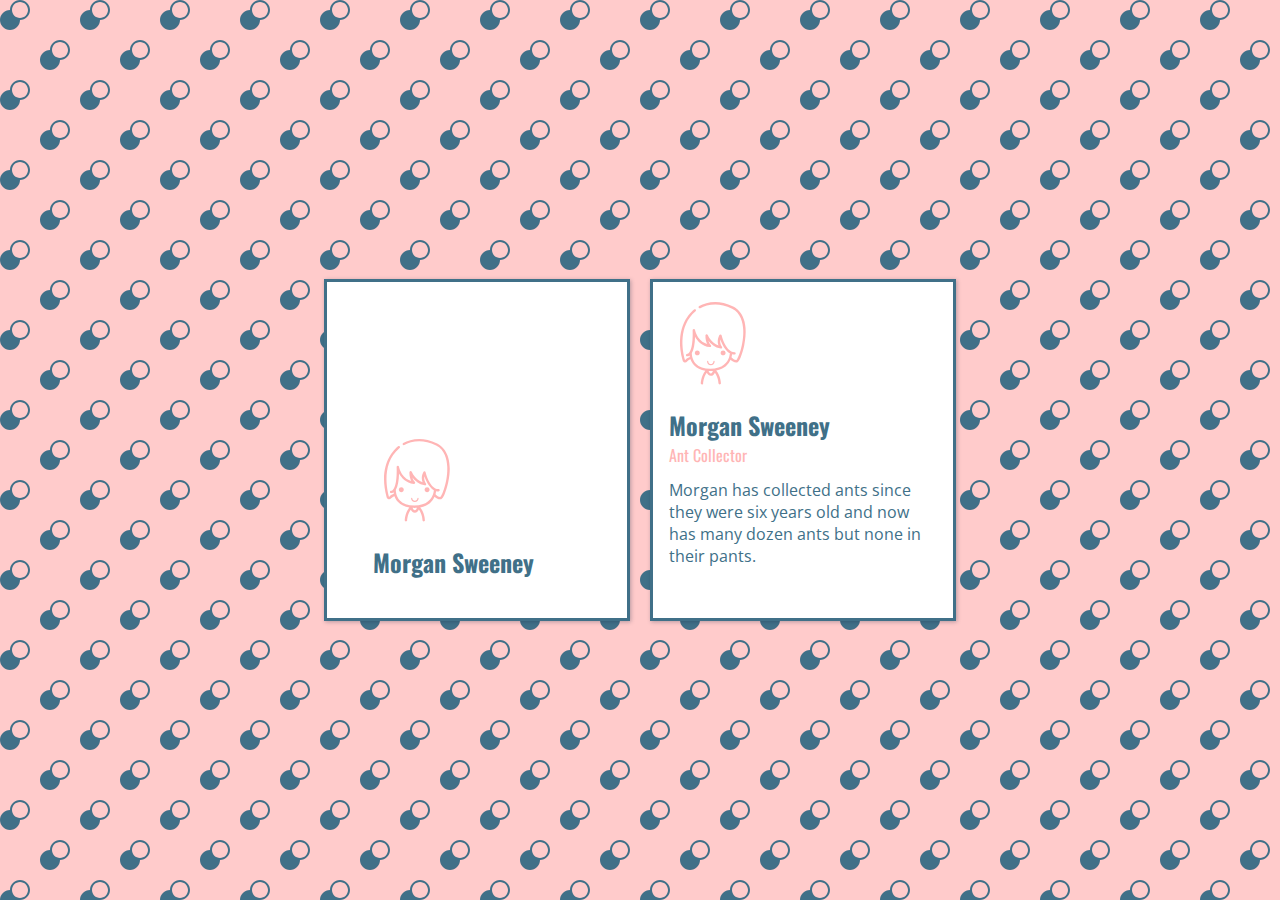
<file: index10.html>
<!DOCTYPE html>
<html lang="en">

<head>
    <meta charset="UTF-8">
    <meta name="viewport" content="width=device-width, initial-scale=1.0">
    <title>Document</title>
    <link rel="stylesheet" href="index10.css">
</head>

<body>
    <div class="card-wrapper">
        <div class="card">
            <div class="card-head">
                <svg viewBox="0 0 100 100">
                    <path d="m38.977 59.074c0 2.75-4.125 2.75-4.125 0s4.125-2.75 4.125 0"></path>
                    <path d="m60.477 59.074c0 2.75-4.125 2.75-4.125 0s4.125-2.75 4.125 0"></path>
                    <path
                        d="m48.203 69.309c1.7344 0 3.1484-1.4141 3.1484-3.1484 0-0.27734-0.22266-0.5-0.5-0.5-0.27734 0-0.5 0.22266-0.5 0.5 0 1.1836-0.96484 2.1484-2.1484 2.1484s-2.1484-0.96484-2.1484-2.1484c0-0.27734-0.22266-0.5-0.5-0.5-0.27734 0-0.5 0.22266-0.5 0.5 0 1.7344 1.4141 3.1484 3.1484 3.1484z">
                    </path>
                    <path
                        d="m35.492 24.371c0.42187-0.35156 0.48047-0.98438 0.125-1.4062-0.35156-0.42188-0.98438-0.48438-1.4062-0.125-5.1602 4.3047-16.422 17.078-9.5312 42.562 0.21484 0.79688 0.85547 1.4062 1.6641 1.582 0.15625 0.035156 0.31641 0.050781 0.47266 0.050781 0.62891 0 1.2344-0.27344 1.6445-0.76562 0.82812-0.98828 2.0039-1.5391 2.793-1.8203 0.56641 1.6055 1.4766 3.3594 2.9727 4.9414 2.2852 2.4219 5.4336 3.9453 9.3867 4.5547-3.6055 4.5-3.8047 10.219-3.8086 10.484-0.011719 0.55078 0.42187 1.0078 0.97656 1.0234h0.023438c0.53906 0 0.98437-0.42969 1-0.97266 0-0.054688 0.17187-4.8711 2.9805-8.7773 0.63281 1.2852 1.7266 2.5 3.4141 2.5 1.7109 0 2.7578-1.2695 3.3398-2.6172 2.8867 3.9258 3.0586 8.8359 3.0586 8.8906 0.015625 0.54297 0.46094 0.97266 1 0.97266h0.023438c0.55078-0.015625 0.98828-0.47266 0.97656-1.0234-0.007812-0.26953-0.20703-6.0938-3.9141-10.613 7.0781-1.3086 10.406-5.4219 11.969-8.9766 1.0508 0.98828 2.75 2.1992 4.793 2.1992 0.078126 0 0.15625 0 0.23828-0.003906 0.47266-0.023438 1.5781-0.074219 3.4219-4.4219 1.1172-2.6406 2.1406-6.0117 2.8711-9.4922 4.8281-22.945-4.7852-30.457-9.1445-32.621-12.316-6.1172-22.195-3.6055-28.312-0.42188-0.48828 0.25391-0.67969 0.85938-0.42578 1.3477s0.85938 0.67969 1.3477 0.42578c5.7031-2.9688 14.934-5.3047 26.5 0.4375 7.1875 3.5703 9 11.586 9.2539 17.684 0.49609 11.93-4.2617 23.91-5.7344 25.062h-0.015626c-1.832 0-3.4102-1.5742-4.0352-2.2852 0.28906-0.99609 0.44531-1.8672 0.52734-2.5117 0.62891 0.16797 1.2812 0.27344 1.9727 0.27344 0.55469 0 1-0.44922 1-1 0-0.55078-0.44531-1-1-1-7.3203 0-10.703-13.941-10.734-14.082-0.097656-0.40625-0.4375-0.71094-0.85156-0.76172-0.43359-0.050781-0.82031 0.16406-1.0117 0.53906-1.8984 3.7188-1.4297 6.7539-0.67969 8.668-6.2383-2.2852-8.9766-8.6914-9.0078-8.7617-0.17969-0.43359-0.62891-0.68359-1.1016-0.60156-0.46094 0.082032-0.80469 0.47266-0.82422 0.94141-0.14062 3.3359 0.67188 5.75 1.5 7.3164-8.3125-2.4297-10.105-11.457-10.184-11.875-0.097656-0.51562-0.57422-0.86328-1.0898-0.8125-0.51953 0.054687-0.90625 0.50391-0.89062 1.0234 0.41406 13.465-1.8516 17.766-3.2383 19.133-0.66406 0.65625-1.1992 0.67188-1.2383 0.67188-0.53906-0.050781-1.0156 0.31641-1.0938 0.85156-0.078125 0.54688 0.29688 1.0547 0.84375 1.1328 0.03125 0.003906 0.11328 0.015625 0.23828 0.015625 0.36719 0 1.1016-0.09375 1.9414-0.66406 0.050781 0.38672 0.125 0.81641 0.21875 1.2656-1.0273 0.35156-2.6211 1.0781-3.7812 2.4648-0.015625 0.019532-0.054687 0.066406-0.15625 0.046875-0.039062-0.007812-0.13281-0.039062-0.16406-0.15234-2.1875-8.1094-5.7148-28.309 8.8867-40.496zm12.711 51.828c-1.0039 0-1.5898-1.207-1.8672-2.0117 0.48047 0.023438 0.95703 0.050781 1.4531 0.050781 0.74219 0 1.4453-0.035156 2.1289-0.082031-0.24219 0.83594-0.76172 2.043-1.7148 2.043zm-13.148-30.664c1.9531 3.6211 5.6367 7.9102 12.305 8.6992 0.43359 0.046875 0.83984-0.18359 1.0234-0.57422 0.18359-0.39062 0.089844-0.85938-0.22656-1.1523-0.074219-0.070312-1.2734-1.2227-1.9688-3.6367 2 2.6094 5.3359 5.6836 10.305 6.5664 0.42187 0.070312 0.83594-0.125 1.0469-0.49219 0.21094-0.36719 0.16406-0.82812-0.11719-1.1484-0.023437-0.027344-1.9414-2.2969-1.2891-5.8906 1.2227 3.5508 3.7461 9.2227 7.8945 11.551-0.03125 0.55859-0.14844 1.668-0.55078 3.0156-0.085937 0.13672-0.125 0.28516-0.13672 0.44531-1.3008 3.8906-5.0039 9.3281-15.547 9.3281-5.375 0-9.4414-1.418-12.086-4.2109-3.5664-3.7656-3.332-8.8477-3.332-8.8984v-0.011719c1.5898-2.7227 2.5-7.3203 2.6797-13.59z">
                    </path>
                    <h2>Morgan Sweeney</h2>
                </svg>
            </div>
            <div class="card-body">
                <div class="title">Ant Collector</div>
                <div class="desc">Morgan has collected ants since they were six years old and now has many dozen ants
                    but none in their pants.</div>
                <div class="actions">
                    <button> <i class="fa fa-heart-o"></i></button>
                    <button><i class="fa fa-exchange"></i></button>
                    <button><i class="fa fa-close"></i></button>
                </div>
            </div>
        </div>
        <div class="card hover">
            <div class="card-head">
                <svg viewBox="0 0 100 100">
                    <path d="m38.977 59.074c0 2.75-4.125 2.75-4.125 0s4.125-2.75 4.125 0"></path>
                    <path d="m60.477 59.074c0 2.75-4.125 2.75-4.125 0s4.125-2.75 4.125 0"></path>
                    <path
                        d="m48.203 69.309c1.7344 0 3.1484-1.4141 3.1484-3.1484 0-0.27734-0.22266-0.5-0.5-0.5-0.27734 0-0.5 0.22266-0.5 0.5 0 1.1836-0.96484 2.1484-2.1484 2.1484s-2.1484-0.96484-2.1484-2.1484c0-0.27734-0.22266-0.5-0.5-0.5-0.27734 0-0.5 0.22266-0.5 0.5 0 1.7344 1.4141 3.1484 3.1484 3.1484z">
                    </path>
                    <path
                        d="m35.492 24.371c0.42187-0.35156 0.48047-0.98438 0.125-1.4062-0.35156-0.42188-0.98438-0.48438-1.4062-0.125-5.1602 4.3047-16.422 17.078-9.5312 42.562 0.21484 0.79688 0.85547 1.4062 1.6641 1.582 0.15625 0.035156 0.31641 0.050781 0.47266 0.050781 0.62891 0 1.2344-0.27344 1.6445-0.76562 0.82812-0.98828 2.0039-1.5391 2.793-1.8203 0.56641 1.6055 1.4766 3.3594 2.9727 4.9414 2.2852 2.4219 5.4336 3.9453 9.3867 4.5547-3.6055 4.5-3.8047 10.219-3.8086 10.484-0.011719 0.55078 0.42187 1.0078 0.97656 1.0234h0.023438c0.53906 0 0.98437-0.42969 1-0.97266 0-0.054688 0.17187-4.8711 2.9805-8.7773 0.63281 1.2852 1.7266 2.5 3.4141 2.5 1.7109 0 2.7578-1.2695 3.3398-2.6172 2.8867 3.9258 3.0586 8.8359 3.0586 8.8906 0.015625 0.54297 0.46094 0.97266 1 0.97266h0.023438c0.55078-0.015625 0.98828-0.47266 0.97656-1.0234-0.007812-0.26953-0.20703-6.0938-3.9141-10.613 7.0781-1.3086 10.406-5.4219 11.969-8.9766 1.0508 0.98828 2.75 2.1992 4.793 2.1992 0.078126 0 0.15625 0 0.23828-0.003906 0.47266-0.023438 1.5781-0.074219 3.4219-4.4219 1.1172-2.6406 2.1406-6.0117 2.8711-9.4922 4.8281-22.945-4.7852-30.457-9.1445-32.621-12.316-6.1172-22.195-3.6055-28.312-0.42188-0.48828 0.25391-0.67969 0.85938-0.42578 1.3477s0.85938 0.67969 1.3477 0.42578c5.7031-2.9688 14.934-5.3047 26.5 0.4375 7.1875 3.5703 9 11.586 9.2539 17.684 0.49609 11.93-4.2617 23.91-5.7344 25.062h-0.015626c-1.832 0-3.4102-1.5742-4.0352-2.2852 0.28906-0.99609 0.44531-1.8672 0.52734-2.5117 0.62891 0.16797 1.2812 0.27344 1.9727 0.27344 0.55469 0 1-0.44922 1-1 0-0.55078-0.44531-1-1-1-7.3203 0-10.703-13.941-10.734-14.082-0.097656-0.40625-0.4375-0.71094-0.85156-0.76172-0.43359-0.050781-0.82031 0.16406-1.0117 0.53906-1.8984 3.7188-1.4297 6.7539-0.67969 8.668-6.2383-2.2852-8.9766-8.6914-9.0078-8.7617-0.17969-0.43359-0.62891-0.68359-1.1016-0.60156-0.46094 0.082032-0.80469 0.47266-0.82422 0.94141-0.14062 3.3359 0.67188 5.75 1.5 7.3164-8.3125-2.4297-10.105-11.457-10.184-11.875-0.097656-0.51562-0.57422-0.86328-1.0898-0.8125-0.51953 0.054687-0.90625 0.50391-0.89062 1.0234 0.41406 13.465-1.8516 17.766-3.2383 19.133-0.66406 0.65625-1.1992 0.67188-1.2383 0.67188-0.53906-0.050781-1.0156 0.31641-1.0938 0.85156-0.078125 0.54688 0.29688 1.0547 0.84375 1.1328 0.03125 0.003906 0.11328 0.015625 0.23828 0.015625 0.36719 0 1.1016-0.09375 1.9414-0.66406 0.050781 0.38672 0.125 0.81641 0.21875 1.2656-1.0273 0.35156-2.6211 1.0781-3.7812 2.4648-0.015625 0.019532-0.054687 0.066406-0.15625 0.046875-0.039062-0.007812-0.13281-0.039062-0.16406-0.15234-2.1875-8.1094-5.7148-28.309 8.8867-40.496zm12.711 51.828c-1.0039 0-1.5898-1.207-1.8672-2.0117 0.48047 0.023438 0.95703 0.050781 1.4531 0.050781 0.74219 0 1.4453-0.035156 2.1289-0.082031-0.24219 0.83594-0.76172 2.043-1.7148 2.043zm-13.148-30.664c1.9531 3.6211 5.6367 7.9102 12.305 8.6992 0.43359 0.046875 0.83984-0.18359 1.0234-0.57422 0.18359-0.39062 0.089844-0.85938-0.22656-1.1523-0.074219-0.070312-1.2734-1.2227-1.9688-3.6367 2 2.6094 5.3359 5.6836 10.305 6.5664 0.42187 0.070312 0.83594-0.125 1.0469-0.49219 0.21094-0.36719 0.16406-0.82812-0.11719-1.1484-0.023437-0.027344-1.9414-2.2969-1.2891-5.8906 1.2227 3.5508 3.7461 9.2227 7.8945 11.551-0.03125 0.55859-0.14844 1.668-0.55078 3.0156-0.085937 0.13672-0.125 0.28516-0.13672 0.44531-1.3008 3.8906-5.0039 9.3281-15.547 9.3281-5.375 0-9.4414-1.418-12.086-4.2109-3.5664-3.7656-3.332-8.8477-3.332-8.8984v-0.011719c1.5898-2.7227 2.5-7.3203 2.6797-13.59z">
                    </path>
                    <h2>Morgan Sweeney</h2>
                </svg>
            </div>
            <div class="card-body">
                <div class="title">Ant Collector</div>
                <div class="desc">Morgan has collected ants since they were six years old and now has many dozen ants
                    but none in their pants.</div>
                <div class="actions">
                    <button> <i class="fa fa-heart-o"></i></button>
                    <button><i class="fa fa-exchange"></i></button>
                    <button><i class="fa fa-close"></i></button>
                </div>
            </div>
        </div>
    </div>
</body>

</html>
</file>
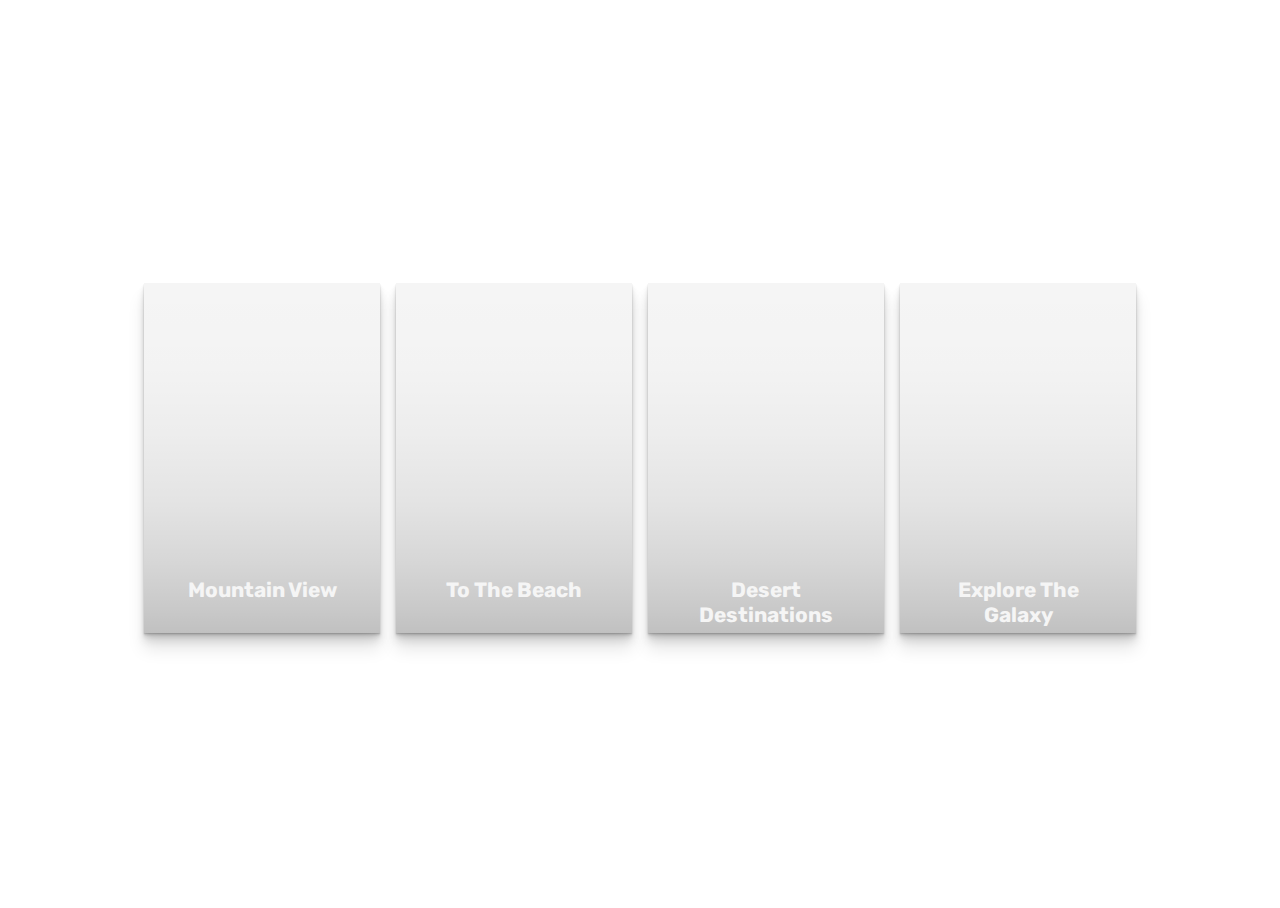
<file: index11.html>
<!DOCTYPE html>
<html lang="en">

<head>
    <meta charset="UTF-8">
    <meta name="viewport" content="width=device-width, initial-scale=1.0">
    <title>Document</title>
    <link rel="stylesheet" href="index11.css">
</head>

<body>
    <main class="page-content">
        <div class="card">
            <div class="content">
                <h2 class="title">Mountain View</h2>
                <p class="copy">Check out all of these gorgeous mountain trips with beautiful views of, you guessed it,
                    the mountains</p>
                <button class="btn">View Trips</button>
            </div>
        </div>
        <div class="card">
            <div class="content">
                <h2 class="title">To The Beach</h2>
                <p class="copy">Plan your next beach trip with these fabulous destinations</p>
                <button class="btn">View Trips</button>
            </div>
        </div>
        <div class="card">
            <div class="content">
                <h2 class="title">Desert Destinations</h2>
                <p class="copy">It's the desert you've always dreamed of</p>
                <button class="btn">Book Now</button>
            </div>
        </div>
        <div class="card">
            <div class="content">
                <h2 class="title">Explore The Galaxy</h2>
                <p class="copy">Seriously, straight up, just blast off into outer space today</p>
                <button class="btn">Book Now</button>
            </div>
        </div>
    </main>
</body>

</html>
</file>
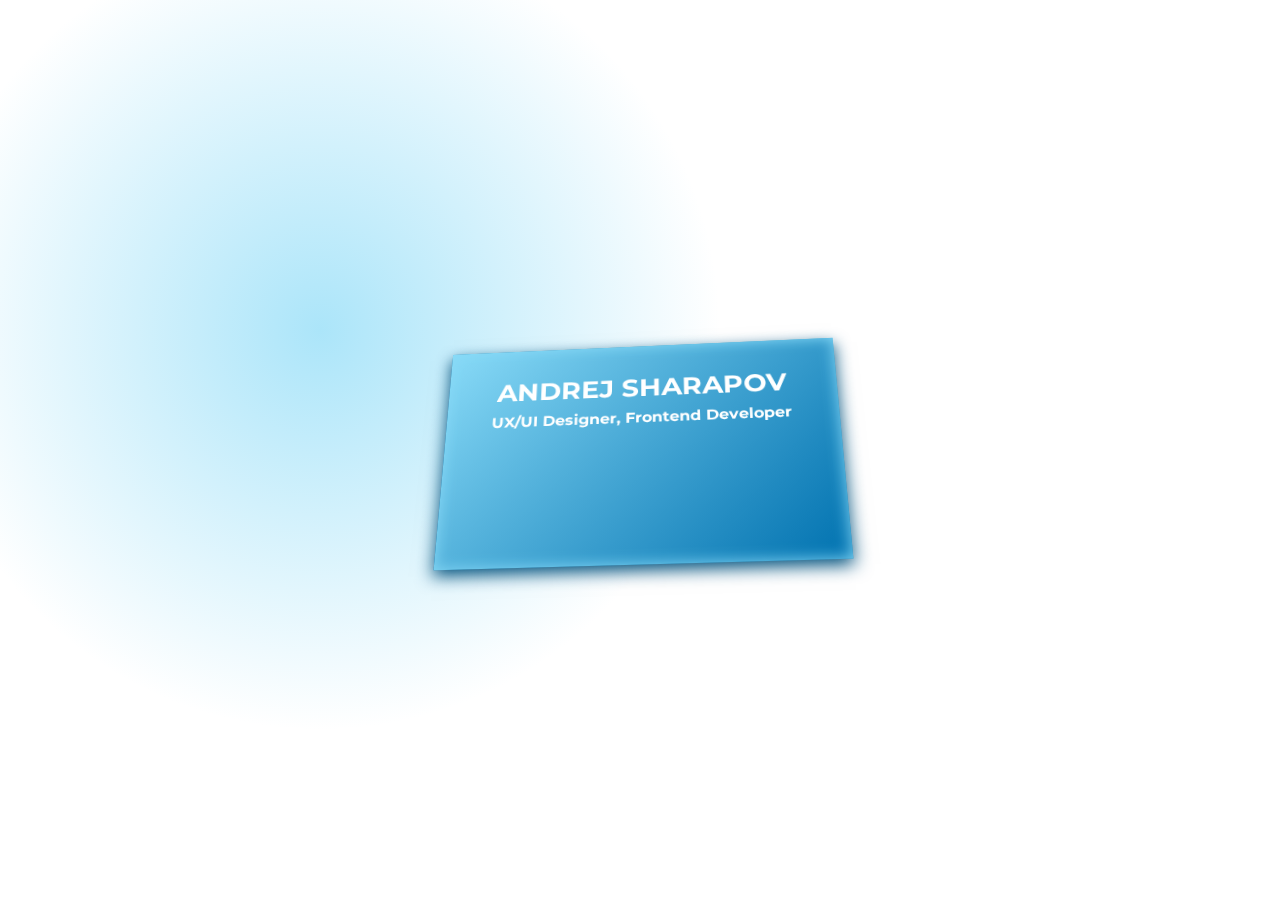
<file: index12.html>
<!DOCTYPE html>
<html lang="en">

<head>
    <meta charset="UTF-8">
    <meta name="viewport" content="width=device-width, initial-scale=1.0">
    <title>Document</title>
    <link rel="stylesheet" href="index12.css">
</head>

<body>
    <div class="container">
        <div class="tl"></div>
        <div class="tc"></div>
        <div class="tr"></div>
        <div class="cl"></div>
        <div class="cc"></div>
        <div class="cr"></div>
        <div class="bl"></div>
        <div class="bc"></div>
        <div class="br"></div>
        <div class="hl" id="highlight"></div>
        <input id="check" type="checkbox" />
        <label for="check"></label>
        <div class="card">
            <div class="front">
                <h2>Andrej Sharapov</h2>
                <h4>UX/UI Designer, Frontend Developer</h4>
                <div class="links"><a href="#"><span class="fab fa-html5"></span></a><a href="#"><span
                            class="fab fa-css3"></span></a><a href="#"><span class="fab fa-js"></span></a><a
                        href="#"><span class="fab fa-bootstrap"></span></a><a href="#"><span
                            class="fab fa-sass"></span></a><a href="#"><span class="fab fa-node-js"></span></a><a
                        href="#"><span class="fab fa-git"></span></a><a href="#"><span class="fab fa-gulp"></span></a><a
                        href="#"><span class="fab fa-php"></span></a><a href="#"><span class="fab fa-figma"></span></a>
                </div>
            </div>
            <div class="back">
                <h2>social networks</h2>
                <div class="links"><a href="#"><span class="fab fa-github"></span></a><a href="#"><span
                            class="fab fa-twitter"></span></a><a href="#"><span class="fab fa-instagram"></span></a><a
                        href="#"><span class="fab fa-behance"></span></a><a href="#"><span
                            class="fab fa-codepen"></span></a><a href="#"><span class="fab fa-vk"></span></a><a
                        href="#"><span class="fab fa-dribbble"></span></a><a href="#"><span
                            class="fab fa-medium-m"></span></a><a href="#"><span
                            class="fab fa-linkedin-in"></span></a><a href="#"><span
                            class="fab fa-google-plus-g"></span></a></div>
            </div>
        </div>
    </div>
</body>

</html>
</file>
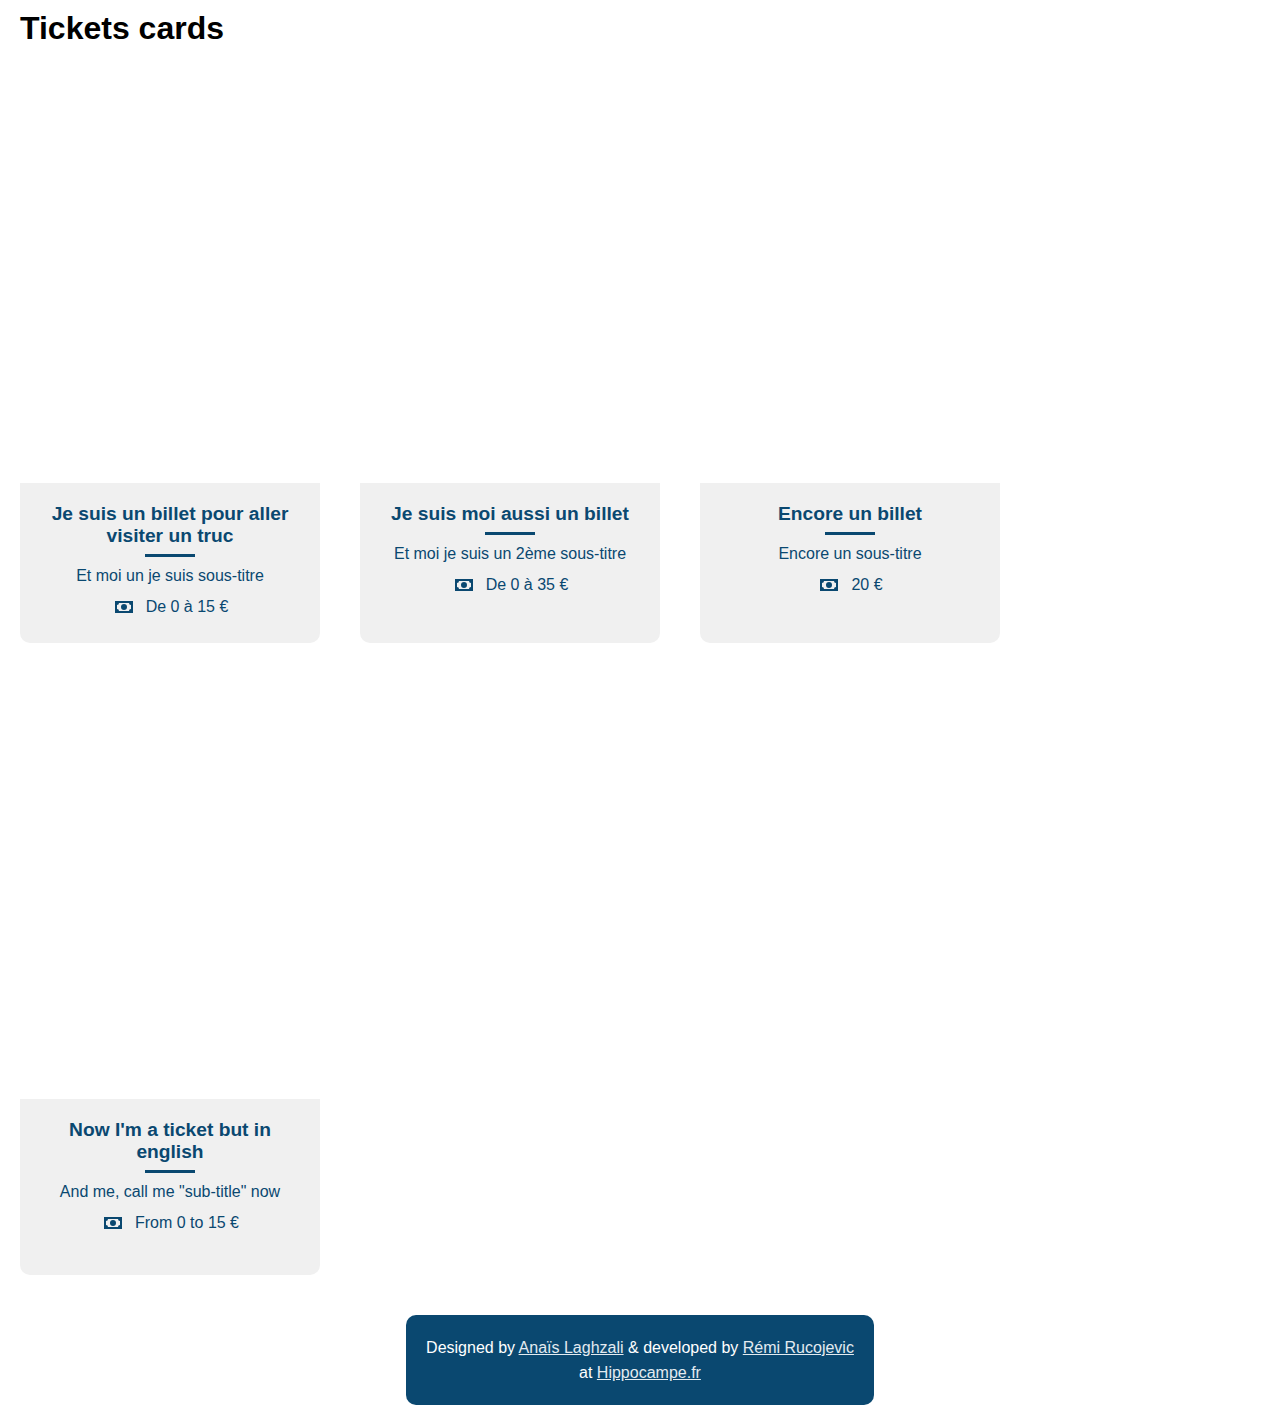
<file: index13.html>
<!DOCTYPE html>
<html lang="en">

<head>
    <meta charset="UTF-8">
    <meta name="viewport" content="width=device-width, initial-scale=1.0">
    <title>Document</title>
    <link rel="stylesheet" href="index13.css">
</head>

<body>
    <h1>Tickets cards</h1>
    <ul>
        <li class="booking-card"
            style="background-image: url(https://images.unsplash.com/photo-1578944032637-f09897c5233d?ixlib=rb-1.2.1&q=80&fm=jpg&crop=entropy&cs=tinysrgb&w=400&fit=max&ixid=eyJhcHBfaWQiOjE0NTg5fQ)">
            <div class="book-container">
                <div class="content">
                    <button class="btn">Réserver</button>
                </div>
            </div>
            <div class="informations-container">
                <h2 class="title">Je suis un billet pour aller visiter un truc</h2>
                <p class="sub-title">Et moi un je suis sous-titre</p>
                <p class="price"><svg class="icon" style="width:24px;height:24px" viewBox="0 0 24 24">
                        <path fill="currentColor"
                            d="M3,6H21V18H3V6M12,9A3,3 0 0,1 15,12A3,3 0 0,1 12,15A3,3 0 0,1 9,12A3,3 0 0,1 12,9M7,8A2,2 0 0,1 5,10V14A2,2 0 0,1 7,16H17A2,2 0 0,1 19,14V10A2,2 0 0,1 17,8H7Z" />
                    </svg>De 0 à 15 €</p>
                <div class="more-information">
                    <div class="info-and-date-container">
                        <div class="box info">
                            <svg class="icon" style="width:24px;height:24px" viewBox="0 0 24 24">
                                <path fill="currentColor"
                                    d="M11,9H13V7H11M12,20C7.59,20 4,16.41 4,12C4,7.59 7.59,4 12,4C16.41,4 20,7.59 20,12C20,16.41 16.41,20 12,20M12,2A10,10 0 0,0 2,12A10,10 0 0,0 12,22A10,10 0 0,0 22,12A10,10 0 0,0 12,2M11,17H13V11H11V17Z" />
                            </svg>
                            <p>Parc des expositions à NANTES</p>
                        </div>
                        <div class="box date">
                            <svg class="icon" style="width:24px;height:24px" viewBox="0 0 24 24">
                                <path fill="currentColor"
                                    d="M19,19H5V8H19M16,1V3H8V1H6V3H5C3.89,3 3,3.89 3,5V19A2,2 0 0,0 5,21H19A2,2 0 0,0 21,19V5C21,3.89 20.1,3 19,3H18V1M17,12H12V17H17V12Z" />
                            </svg>
                            <p>Samedi 1er février 2020</p>
                        </div>
                    </div>
                    <p class="disclaimer">Lorem ipsum dolor sit amet consectetur, adipisicing elit. Quasi eveniet
                        perferendis culpa. Expedita architecto nesciunt, rem distinctio</p>
                </div>
            </div>
        </li>
        <li class="booking-card"
            style="background-image: url(https://images.unsplash.com/photo-1580137197581-df2bb346a786?ixlib=rb-1.2.1&q=80&fm=jpg&crop=entropy&cs=tinysrgb&w=400&fit=max&ixid=eyJhcHBfaWQiOjE0NTg5fQ);">
            <div class="book-container">
                <div class="content">
                    <button class="btn">Réserver</button>
                </div>
            </div>
            <div class="informations-container">
                <h2 class="title">Je suis moi aussi un billet</h2>
                <p class="sub-title">Et moi je suis un 2ème sous-titre</p>
                <p class="price"><svg class="icon" style="width:24px;height:24px" viewBox="0 0 24 24">
                        <path fill="currentColor"
                            d="M3,6H21V18H3V6M12,9A3,3 0 0,1 15,12A3,3 0 0,1 12,15A3,3 0 0,1 9,12A3,3 0 0,1 12,9M7,8A2,2 0 0,1 5,10V14A2,2 0 0,1 7,16H17A2,2 0 0,1 19,14V10A2,2 0 0,1 17,8H7Z" />
                    </svg>De 0 à 35 €</p>
                <div class="more-information">
                    <div class="info-and-date-container">
                        <div class="box info">
                            <svg class="icon" style="width:24px;height:24px" viewBox="0 0 24 24">
                                <path fill="currentColor"
                                    d="M11,9H13V7H11M12,20C7.59,20 4,16.41 4,12C4,7.59 7.59,4 12,4C16.41,4 20,7.59 20,12C20,16.41 16.41,20 12,20M12,2A10,10 0 0,0 2,12A10,10 0 0,0 12,22A10,10 0 0,0 22,12A10,10 0 0,0 12,2M11,17H13V11H11V17Z" />
                            </svg>
                            <p>Parlement de Bretagne à RENNES</p>
                        </div>
                        <div class="box date">
                            <svg class="icon" style="width:24px;height:24px" viewBox="0 0 24 24">
                                <path fill="currentColor"
                                    d="M19,19H5V8H19M16,1V3H8V1H6V3H5C3.89,3 3,3.89 3,5V19A2,2 0 0,0 5,21H19A2,2 0 0,0 21,19V5C21,3.89 20.1,3 19,3H18V1M17,12H12V17H17V12Z" />
                            </svg>
                            <p>À partir du Dimanche 3 Juin 2020</p>
                        </div>
                    </div>
                    <p class="disclaimer">Lorem ipsum dolor sit amet consectetur, adipisicing elit. Quasi eveniet
                        perferendis culpa. Expedita architecto nesciunt, rem distinctio</p>
                </div>
            </div>
        </li>
        <li class="booking-card"
            style="background-image: url(https://images.unsplash.com/photo-1579489225078-27977a77bf72?ixlib=rb-1.2.1&q=80&fm=jpg&crop=entropy&cs=tinysrgb&w=400&fit=max&ixid=eyJhcHBfaWQiOjE0NTg5fQ);">
            <div class="book-container">
                <div class="content">
                    <button class="btn">Réserver</button>
                </div>
            </div>
            <div class="informations-container">
                <h2 class="title">Encore un billet</h2>
                <p class="sub-title">Encore un sous-titre</p>
                <p class="price"><svg class="icon" style="width:24px;height:24px" viewBox="0 0 24 24">
                        <path fill="currentColor"
                            d="M3,6H21V18H3V6M12,9A3,3 0 0,1 15,12A3,3 0 0,1 12,15A3,3 0 0,1 9,12A3,3 0 0,1 12,9M7,8A2,2 0 0,1 5,10V14A2,2 0 0,1 7,16H17A2,2 0 0,1 19,14V10A2,2 0 0,1 17,8H7Z" />
                    </svg>20 €</p>
                <div class="more-information">
                    <div class="info-and-date-container">
                        <div class="box info">
                            <svg class="icon" style="width:24px;height:24px" viewBox="0 0 24 24">
                                <path fill="currentColor"
                                    d="M11,9H13V7H11M12,20C7.59,20 4,16.41 4,12C4,7.59 7.59,4 12,4C16.41,4 20,7.59 20,12C20,16.41 16.41,20 12,20M12,2A10,10 0 0,0 2,12A10,10 0 0,0 12,22A10,10 0 0,0 22,12A10,10 0 0,0 12,2M11,17H13V11H11V17Z" />
                            </svg>
                            <p>Le Trident à CHERBOURG</p>
                        </div>
                        <div class="box date">
                            <svg class="icon" style="width:24px;height:24px" viewBox="0 0 24 24">
                                <path fill="currentColor"
                                    d="M19,19H5V8H19M16,1V3H8V1H6V3H5C3.89,3 3,3.89 3,5V19A2,2 0 0,0 5,21H19A2,2 0 0,0 21,19V5C21,3.89 20.1,3 19,3H18V1M17,12H12V17H17V12Z" />
                            </svg>
                            <p>Février 2020</p>
                        </div>
                    </div>
                    <p class="disclaimer">Lorem ipsum dolor sit amet consectetur, adipisicing elit. Quasi eveniet
                        perferendis culpa. Expedita architecto nesciunt, rem distinctio</p>
                </div>
            </div>
        </li>
        <li class="booking-card"
            style="background-image: url(https://images.unsplash.com/photo-1532509854226-a2d9d8e66f8e?ixlib=rb-1.2.1&q=80&fm=jpg&crop=entropy&cs=tinysrgb&w=400&fit=max&ixid=eyJhcHBfaWQiOjE0NTg5fQ);">
            <div class="book-container">
                <div class="content">
                    <button class="btn">Réserver</button>
                </div>
            </div>
            <div class="informations-container">
                <h2 class="title">Now I'm a ticket but in english</h2>
                <p class="sub-title">And me, call me "sub-title" now</p>
                <p class="price"><svg class="icon" style="width:24px;height:24px" viewBox="0 0 24 24">
                        <path fill="currentColor"
                            d="M3,6H21V18H3V6M12,9A3,3 0 0,1 15,12A3,3 0 0,1 12,15A3,3 0 0,1 9,12A3,3 0 0,1 12,9M7,8A2,2 0 0,1 5,10V14A2,2 0 0,1 7,16H17A2,2 0 0,1 19,14V10A2,2 0 0,1 17,8H7Z" />
                    </svg>From 0 to 15 €</p>
                <div class="more-information">
                    <div class="info-and-date-container">
                        <div class="box info">
                            <svg class="icon" style="width:24px;height:24px" viewBox="0 0 24 24">
                                <path fill="currentColor"
                                    d="M11,9H13V7H11M12,20C7.59,20 4,16.41 4,12C4,7.59 7.59,4 12,4C16.41,4 20,7.59 20,12C20,16.41 16.41,20 12,20M12,2A10,10 0 0,0 2,12A10,10 0 0,0 12,22A10,10 0 0,0 22,12A10,10 0 0,0 12,2M11,17H13V11H11V17Z" />
                            </svg>
                            <p>Centre Pompidou at PARIS</p>
                        </div>
                        <div class="box date">
                            <svg class="icon" style="width:24px;height:24px" viewBox="0 0 24 24">
                                <path fill="currentColor"
                                    d="M19,19H5V8H19M16,1V3H8V1H6V3H5C3.89,3 3,3.89 3,5V19A2,2 0 0,0 5,21H19A2,2 0 0,0 21,19V5C21,3.89 20.1,3 19,3H18V1M17,12H12V17H17V12Z" />
                            </svg>
                            <p>From October to December 2020</p>
                        </div>
                    </div>
                    <p class="disclaimer">Lorem ipsum dolor sit amet consectetur, adipisicing elit. Quasi eveniet
                        perferendis culpa. Expedita architecto nesciunt, rem distinctio</p>
                </div>
            </div>
        </li>
    </ul>

    <p class="credits">Designed by <a href="https://www.linkedin.com/in/ana%C3%AFs-laghzali-8b613297/"
            target="_blank">Anaïs Laghzali</a> & developed by <a href="https://remiruc.com" target="_blank">Rémi
            Rucojevic</a><br>at <a href="https://www.hippocampe.fr" target="_blank">Hippocampe.fr</a></p>
</body>

</html>
</file>
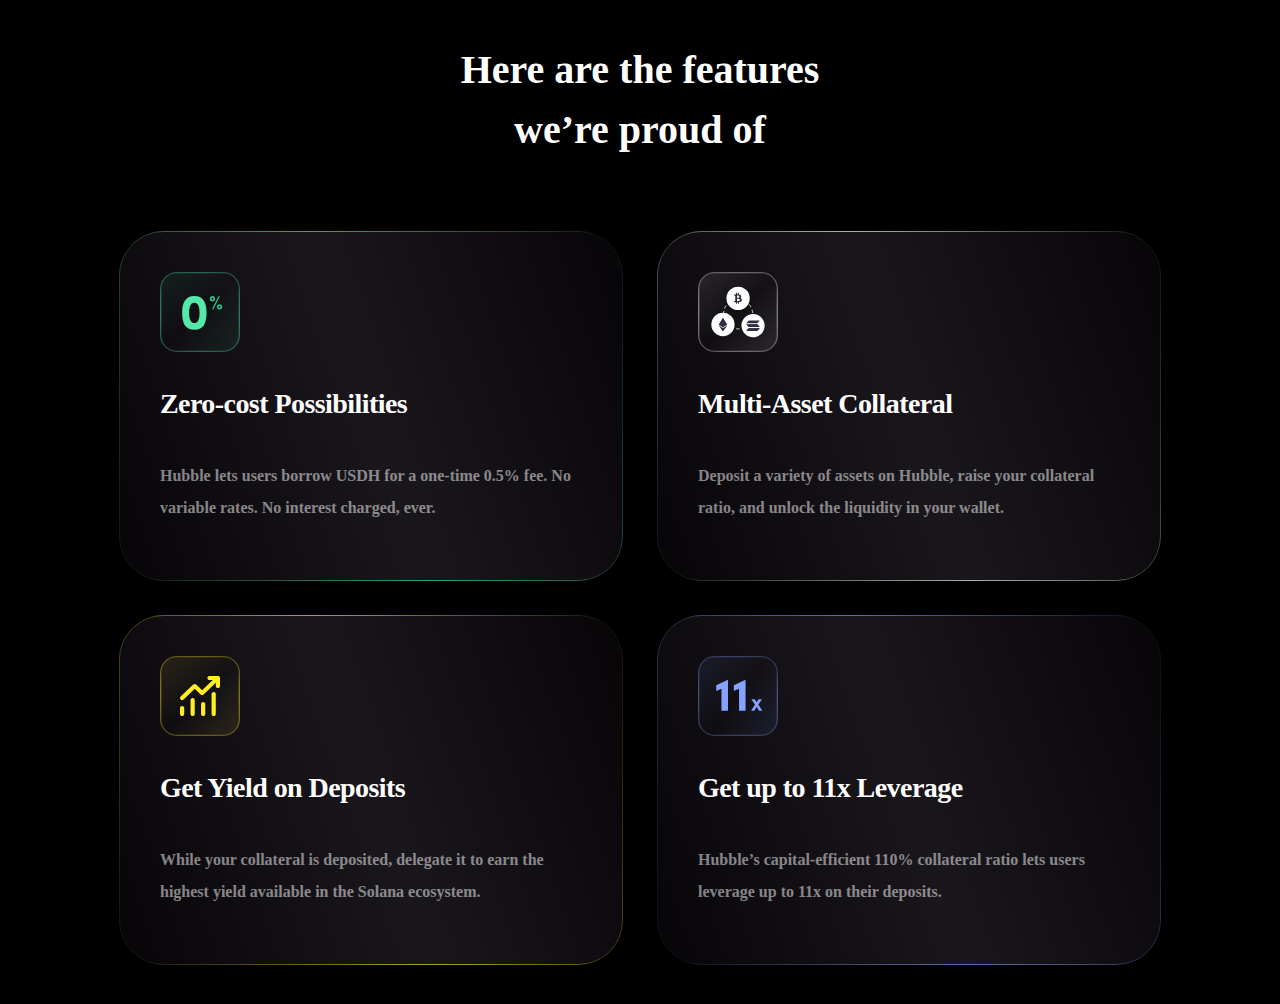
<file: index2.html>
<!DOCTYPE html>
<html lang="en">

<head>
    <meta charset="UTF-8">
    <meta name="viewport" content="width=device-width, initial-scale=1.0">
    <title>Document</title>
    <link rel="stylesheet" href="index2.css">
</head>

<body>
    <div class="container">
        <p class="container-title">Here are the features<br>we’re proud of</p>

        <div class="gradient-cards">
            <div class="card">
                <div class="container-card bg-green-box">
                    <svg width="80" height="80" viewBox="0 0 120 120" fill="none" xmlns="http://www.w3.org/2000/svg">
                        <rect x="1" y="1" width="118" height="118" rx="24" fill="url(#paint0_linear_1366_4547)"
                            fill-opacity="0.15" stroke="url(#paint1_radial_1366_4547)" stroke-width="2"></rect>
                        <path
                            d="M33.2182 61.4C33.2182 75.425 37.2682 86.75 51.5932 86.75C65.9182 86.75 69.8182 75.425 69.8182 61.4C69.8182 47.225 65.9182 35.9 51.5932 35.9C37.2682 35.9 33.2182 47.225 33.2182 61.4ZM43.7182 61.4C43.7182 53.075 45.5932 46.1 51.5932 46.1C57.5182 46.1 59.3182 53.075 59.3182 61.4C59.3182 69.65 57.5182 76.55 51.5932 76.55C45.5932 76.55 43.7182 69.65 43.7182 61.4Z"
                            fill="#54E8A9"></path>
                        <path
                            d="M87.7143 36.35L78.0543 56H80.1243L89.7843 36.35H87.7143ZM74.6943 40.16C74.6943 42.44 76.4043 44.15 78.6843 44.15C80.9343 44.15 82.7043 42.44 82.7043 40.16C82.7043 37.91 80.9343 36.14 78.6843 36.14C76.4043 36.14 74.6943 37.91 74.6943 40.16ZM77.1243 40.16C77.1243 39.29 77.7543 38.57 78.6843 38.57C79.5543 38.57 80.2743 39.29 80.2743 40.16C80.2743 41.09 79.5543 41.72 78.6843 41.72C77.7543 41.72 77.1243 41.09 77.1243 40.16ZM85.3143 52.31C85.3143 54.59 87.0243 56.3 89.3043 56.3C91.5543 56.3 93.3243 54.59 93.3243 52.31C93.3243 50.06 91.5543 48.29 89.3043 48.29C87.0243 48.29 85.3143 50.06 85.3143 52.31ZM87.7443 52.31C87.7443 51.44 88.3743 50.72 89.3043 50.72C90.1743 50.72 90.8943 51.44 90.8943 52.31C90.8943 53.24 90.1743 53.87 89.3043 53.87C88.3743 53.87 87.7443 53.24 87.7443 52.31Z"
                            fill="#2FCB89"></path>
                        <defs>
                            <linearGradient id="paint0_linear_1366_4547" x1="0.0063367" y1="0.168432" x2="120.853"
                                y2="119.009" gradientUnits="userSpaceOnUse">
                                <stop stop-color="#2FCB89" stop-opacity="0.7"></stop>
                                <stop offset="0.489583" stop-color="#2FCB89" stop-opacity="0"></stop>
                                <stop offset="1" stop-color="#2FCB89" stop-opacity="0.7"></stop>
                            </linearGradient>
                            <radialGradient id="paint1_radial_1366_4547" cx="0" cy="0" r="1"
                                gradientUnits="userSpaceOnUse"
                                gradientTransform="translate(60 60) rotate(96.8574) scale(122.674 149.921)">
                                <stop stop-color="#54E8A9"></stop>
                                <stop offset="1" stop-color="#1A3E31" stop-opacity="0.2"></stop>
                            </radialGradient>
                        </defs>
                    </svg>
                    <p class="card-title">Zero-cost Possibilities</p>
                    <p class="card-description">Hubble lets users borrow USDH for a one-time 0.5% fee. No variable
                        rates. No interest charged, ever.</p>
                </div>
            </div>

            <div class="card">
                <div class="container-card bg-white-box">
                    <svg width="80" height="80" viewBox="0 0 120 120" fill="none" xmlns="http://www.w3.org/2000/svg">
                        <rect x="1" y="1" width="118" height="118" rx="24" fill="url(#paint0_linear_1366_4565)"
                            fill-opacity="0.15" stroke="url(#paint1_radial_1366_4565)" stroke-width="2"></rect>
                        <ellipse rx="21.9462" ry="22.2891"
                            transform="matrix(0.964749 0.263173 -0.254526 0.967066 60.1463 63.0804)" stroke="white"
                            stroke-width="1.00101" stroke-linecap="round" stroke-dasharray="4 5.01"></ellipse>
                        <ellipse rx="17.4359" ry="17.5832" transform="matrix(-1 0 0 1 60.1466 39.5834)" fill="white">
                        </ellipse>
                        <path
                            d="M63.5924 38.93C64.4717 38.4692 65.0312 37.6495 64.9014 36.2874C64.7314 34.4228 63.2378 33.7982 61.2597 33.624V31.0427H59.721V33.5522C59.3212 33.5522 58.9118 33.5626 58.5019 33.5725V31.0427H56.9631V33.624C56.3974 33.6416 55.7384 33.6328 53.876 33.624V35.3039C55.0905 35.282 55.7283 35.2019 55.8744 36.0003V43.0678C55.7815 43.7013 55.2869 43.6103 54.186 43.5905L53.8765 45.4649C56.682 45.4649 56.9641 45.4754 56.9641 45.4754V47.6858H58.5029V45.506C58.9224 45.5164 59.3319 45.5164 59.722 45.5164V47.6863H61.2607V45.4759C63.8385 45.3323 65.5619 44.6666 65.7917 42.1774C65.9713 40.1803 65.0526 39.2888 63.5935 38.9305L63.5924 38.93ZM58.5318 35.4167C59.4008 35.4167 62.1186 35.14 62.1186 36.9942C62.1186 38.7661 59.4008 38.5612 58.5318 38.5612V35.4167ZM58.5318 43.6004V40.1381C59.5708 40.1381 62.7528 39.8412 62.7528 41.869C62.7528 43.8256 59.5708 43.5999 58.5318 43.5999V43.6004Z"
                            fill="#2E3042"></path>
                        <path
                            d="M82.5643 62.834C92.1944 62.834 100 70.7058 100 80.4172C100 90.1286 92.1944 98.0004 82.5643 98.0004C72.9342 98.0004 65.1284 90.1286 65.1284 80.4172C65.1284 70.7058 72.9342 62.834 82.5643 62.834ZM92.0516 84.2822H76.3964C76.2271 84.282 76.0646 84.3491 75.9441 84.469L72.8514 87.5626C72.8065 87.6073 72.7759 87.6645 72.7634 87.7269C72.751 87.7893 72.7573 87.854 72.7815 87.9128C72.8057 87.9716 72.8468 88.0217 72.8994 88.0568C72.9521 88.0919 73.0139 88.1104 73.077 88.1098H88.7323C88.9015 88.11 89.064 88.0429 89.1845 87.923L92.2772 84.8284C92.3217 84.7836 92.352 84.7264 92.3643 84.6642C92.3765 84.602 92.3701 84.5376 92.346 84.479C92.3218 84.4205 92.2809 84.3705 92.2285 84.3355C92.1761 84.3004 92.1145 84.2819 92.0516 84.2822ZM88.7323 78.4665H73.077L73.0029 78.4742C72.9476 78.487 72.8968 78.5146 72.8556 78.5539C72.8145 78.5933 72.7846 78.6431 72.769 78.6981C72.7534 78.7531 72.7527 78.8113 72.767 78.8666C72.7813 78.9219 72.8101 78.9724 72.8503 79.0127L75.9452 82.1074L76.0215 82.1733C76.1305 82.2502 76.2612 82.2942 76.3964 82.2942H92.0516L92.1257 82.2865C92.181 82.2737 92.2319 82.2462 92.273 82.2068C92.3141 82.1674 92.3441 82.1177 92.3596 82.0627C92.3752 82.0077 92.3759 81.9495 92.3616 81.8941C92.3473 81.8388 92.3185 81.7883 92.2783 81.748L89.1834 78.6534L89.1071 78.5874C88.9978 78.5086 88.8667 78.4663 88.7323 78.4665Z"
                            fill="white"></path>
                        <path
                            d="M92.0507 84.5023H76.3954C76.2262 84.5022 76.0637 84.57 75.9432 84.6911L72.8505 87.8164C72.8056 87.8616 72.775 87.9194 72.7625 87.9825C72.75 88.0455 72.7563 88.1109 72.7806 88.1703C72.8048 88.2296 72.8458 88.2803 72.8985 88.3158C72.9511 88.3512 73.013 88.3699 73.0761 88.3693H88.7313C88.9006 88.3695 89.0631 88.3017 89.1836 88.1806L92.2763 85.0541C92.3208 85.0089 92.3511 84.9512 92.3633 84.8883C92.3756 84.8255 92.3692 84.7604 92.345 84.7012C92.3208 84.6421 92.2799 84.5916 92.2275 84.5562C92.1751 84.5208 92.1136 84.502 92.0507 84.5023ZM88.7313 78.627H73.0761L73.002 78.6347C72.9467 78.6477 72.8958 78.6755 72.8547 78.7152C72.8136 78.755 72.7836 78.8053 72.7681 78.8608C72.7525 78.9164 72.7518 78.9752 72.7661 79.0311C72.7804 79.087 72.8092 79.138 72.8494 79.1787L75.9443 82.3052L76.0206 82.3718C76.1295 82.4495 76.2603 82.4939 76.3954 82.4939H92.0507L92.1248 82.4861C92.1801 82.4732 92.2309 82.4454 92.2721 82.4056C92.3132 82.3659 92.3431 82.3156 92.3587 82.26C92.3743 82.2045 92.375 82.1457 92.3606 82.0898C92.3463 82.0338 92.3176 81.9829 92.2773 81.9421L89.1825 78.8157L89.1062 78.7491C88.9968 78.6694 88.8657 78.6267 88.7313 78.627ZM92.0507 72.8259H76.3954C76.2262 72.8258 76.0637 72.8936 75.9432 73.0147L72.8505 76.1411C72.806 76.1864 72.7757 76.2441 72.7634 76.3069C72.7512 76.3698 72.7576 76.4349 72.7817 76.4941C72.8059 76.5532 72.8468 76.6037 72.8992 76.6391C72.9516 76.6745 73.0132 76.6932 73.0761 76.6929H88.7313C88.9006 76.6931 89.0631 76.6253 89.1836 76.5042L92.2763 73.3788C92.3212 73.3336 92.3518 73.2758 92.3643 73.2128C92.3767 73.1498 92.3704 73.0844 92.3462 73.025C92.322 72.9656 92.2809 72.915 92.2283 72.8795C92.1756 72.844 92.1138 72.8254 92.0507 72.8259Z"
                            fill="#2E3042"></path>
                        <ellipse cx="37.4359" cy="78.7687" rx="17.4359" ry="17.5832" fill="white"></ellipse>
                        <path
                            d="M43.9081 78.9791L37.4362 82.8079L30.96 78.9791L37.4362 68.2188L43.9081 78.9791ZM37.4362 84.0374L30.96 80.2086L37.4362 89.3434L43.9124 80.2086L37.4362 84.0374Z"
                            fill="#2E3042"></path>
                        <defs>
                            <linearGradient id="paint0_linear_1366_4565" x1="0" y1="0" x2="120" y2="120"
                                gradientUnits="userSpaceOnUse">
                                <stop stop-color="white" stop-opacity="0.7"></stop>
                                <stop offset="0.505208" stop-color="white" stop-opacity="0"></stop>
                                <stop offset="1" stop-color="white" stop-opacity="0.7"></stop>
                            </linearGradient>
                            <radialGradient id="paint1_radial_1366_4565" cx="0" cy="0" r="1"
                                gradientUnits="userSpaceOnUse"
                                gradientTransform="translate(60 60) rotate(96.8574) scale(122.674 149.921)">
                                <stop stop-color="white"></stop>
                                <stop offset="1" stop-color="#363437" stop-opacity="0.2"></stop>
                            </radialGradient>
                        </defs>
                    </svg>
                    <p class="card-title">Multi-Asset Collateral</p>
                    <p class="card-description">Deposit a variety of assets on Hubble, raise your collateral ratio, and
                        unlock the liquidity in your wallet.</p>
                </div>
            </div>

            <div class="card">
                <div class="container-card bg-yellow-box">
                    <svg width="80" height="80" viewBox="0 0 120 120" fill="none" xmlns="http://www.w3.org/2000/svg">
                        <rect x="1" y="1" width="118" height="118" rx="24" fill="url(#paint0_linear_1366_4557)"
                            fill-opacity="0.15" stroke="url(#paint1_radial_1366_4557)" stroke-width="2"></rect>
                        <path
                            d="M74.2105 36C73.373 36 72.5698 35.6839 71.9776 35.1213C71.3853 34.5587 71.0526 33.7956 71.0526 33C71.0526 32.2044 71.3853 31.4413 71.9776 30.8787C72.5698 30.3161 73.373 30 74.2105 30H86.8421C87.6796 30 88.4829 30.3161 89.0751 30.8787C89.6673 31.4413 90 32.2044 90 33V45C90 45.7956 89.6673 46.5587 89.0751 47.1213C88.4829 47.6839 87.6796 48 86.8421 48C86.0046 48 85.2014 47.6839 84.6091 47.1213C84.0169 46.5587 83.6842 45.7956 83.6842 45V40.242L65.3905 57.621C64.7983 58.1834 63.9953 58.4994 63.1579 58.4994C62.3205 58.4994 61.5175 58.1834 60.9253 57.621L52.1053 49.242L35.3905 65.121C34.7949 65.6675 33.9972 65.9699 33.1693 65.963C32.3413 65.9562 31.5492 65.6407 30.9637 65.0845C30.3782 64.5282 30.0461 63.7758 30.0389 62.9892C30.0317 62.2026 30.35 61.4448 30.9253 60.879L49.8726 42.879C50.4648 42.3166 51.2679 42.0006 52.1053 42.0006C52.9426 42.0006 53.7457 42.3166 54.3379 42.879L63.1579 51.258L79.219 36H74.2105ZM36.3158 78V87C36.3158 87.7957 35.9831 88.5587 35.3909 89.1213C34.7986 89.6839 33.9954 90 33.1579 90C32.3204 90 31.5171 89.6839 30.9249 89.1213C30.3327 88.5587 30 87.7957 30 87V78C30 77.2043 30.3327 76.4413 30.9249 75.8787C31.5171 75.3161 32.3204 75 33.1579 75C33.9954 75 34.7986 75.3161 35.3909 75.8787C35.9831 76.4413 36.3158 77.2043 36.3158 78ZM52.1053 66C52.1053 65.2043 51.7726 64.4413 51.1803 63.8787C50.5881 63.3161 49.7849 63 48.9474 63C48.1098 63 47.3066 63.3161 46.7144 63.8787C46.1222 64.4413 45.7895 65.2043 45.7895 66V87C45.7895 87.7957 46.1222 88.5587 46.7144 89.1213C47.3066 89.6839 48.1098 90 48.9474 90C49.7849 90 50.5881 89.6839 51.1803 89.1213C51.7726 88.5587 52.1053 87.7957 52.1053 87V66ZM64.7368 69C65.5744 69 66.3776 69.3161 66.9698 69.8787C67.562 70.4413 67.8947 71.2043 67.8947 72V87C67.8947 87.7957 67.562 88.5587 66.9698 89.1213C66.3776 89.6839 65.5744 90 64.7368 90C63.8993 90 63.0961 89.6839 62.5039 89.1213C61.9117 88.5587 61.5789 87.7957 61.5789 87V72C61.5789 71.2043 61.9117 70.4413 62.5039 69.8787C63.0961 69.3161 63.8993 69 64.7368 69ZM83.6842 57C83.6842 56.2044 83.3515 55.4413 82.7593 54.8787C82.1671 54.3161 81.3638 54 80.5263 54C79.6888 54 78.8856 54.3161 78.2933 54.8787C77.7011 55.4413 77.3684 56.2044 77.3684 57V87C77.3684 87.7957 77.7011 88.5587 78.2933 89.1213C78.8856 89.6839 79.6888 90 80.5263 90C81.3638 90 82.1671 89.6839 82.7593 89.1213C83.3515 88.5587 83.6842 87.7957 83.6842 87V57Z"
                            fill="#FFEE24"></path>
                        <defs>
                            <linearGradient id="paint0_linear_1366_4557" x1="-0.0208152" y1="-0.102528" x2="119.899"
                                y2="119.817" gradientUnits="userSpaceOnUse">
                                <stop stop-color="#FFE34B" stop-opacity="0.7"></stop>
                                <stop offset="0.510417" stop-color="#FFE34B" stop-opacity="0"></stop>
                                <stop offset="1" stop-color="#FFE34B" stop-opacity="0.7"></stop>
                            </linearGradient>
                            <radialGradient id="paint1_radial_1366_4557" cx="0" cy="0" r="1"
                                gradientUnits="userSpaceOnUse"
                                gradientTransform="translate(60 60) rotate(96.8574) scale(122.674 149.921)">
                                <stop stop-color="#FFEE24"></stop>
                                <stop offset="1" stop-color="#302A1A" stop-opacity="0.2"></stop>
                            </radialGradient>
                        </defs>
                    </svg>
                    <p class="card-title">Get Yield on Deposits</p>
                    <p class="card-description">While your collateral is deposited, delegate it to earn the highest
                        yield available in the Solana ecosystem.</p>
                </div>
            </div>

            <div class="card">
                <div class="container-card bg-blue-box">
                    <svg width="80" height="80" viewBox="0 0 120 120" fill="none" xmlns="http://www.w3.org/2000/svg">
                        <rect x="1" y="1" width="118" height="118" rx="24" fill="url(#paint0_linear_1366_4582)"
                            fill-opacity="0.15" stroke="url(#paint1_radial_1366_4582)" stroke-width="2"></rect>
                        <path
                            d="M90.9405 64.775L88.0155 69.55L85.1155 64.775H80.0655L85.5155 72.85L79.5905 82H84.4905L88.0155 76.175L91.5155 82H96.4405L90.4905 72.85L95.9405 64.775H90.9405Z"
                            fill="#87A1FF"></path>
                        <path
                            d="M44.9833 35.52L27.3433 43.92V52.53L35.1833 49.17V82H44.9833V35.52ZM71.37 35.52L53.73 43.92V52.53L61.57 49.17V82H71.37V35.52Z"
                            fill="#87A1FF"></path>
                        <defs>
                            <linearGradient id="paint0_linear_1366_4582" x1="120.194" y1="119.827" x2="-13.1225"
                                y2="17.1841" gradientUnits="userSpaceOnUse">
                                <stop stop-color="#61A0FF" stop-opacity="0.7"></stop>
                                <stop offset="0.489583" stop-color="#61A0FF" stop-opacity="0"></stop>
                                <stop offset="1" stop-color="#61A0FF" stop-opacity="0.7"></stop>
                            </linearGradient>
                            <radialGradient id="paint1_radial_1366_4582" cx="0" cy="0" r="1"
                                gradientUnits="userSpaceOnUse"
                                gradientTransform="translate(60 60) rotate(96.8574) scale(122.674 149.921)">
                                <stop stop-color="#87A1FF"></stop>
                                <stop offset="1" stop-color="#16161D" stop-opacity="0.2"></stop>
                            </radialGradient>
                        </defs>
                    </svg>
                    <p class="card-title">Get up to 11x Leverage</p>
                    <p class="card-description">Hubble’s capital-efficient 110% collateral ratio lets users leverage up
                        to 11x on their deposits.</p>
                </div>
            </div>
        </div>
    </div>
</body>

</html>
</file>
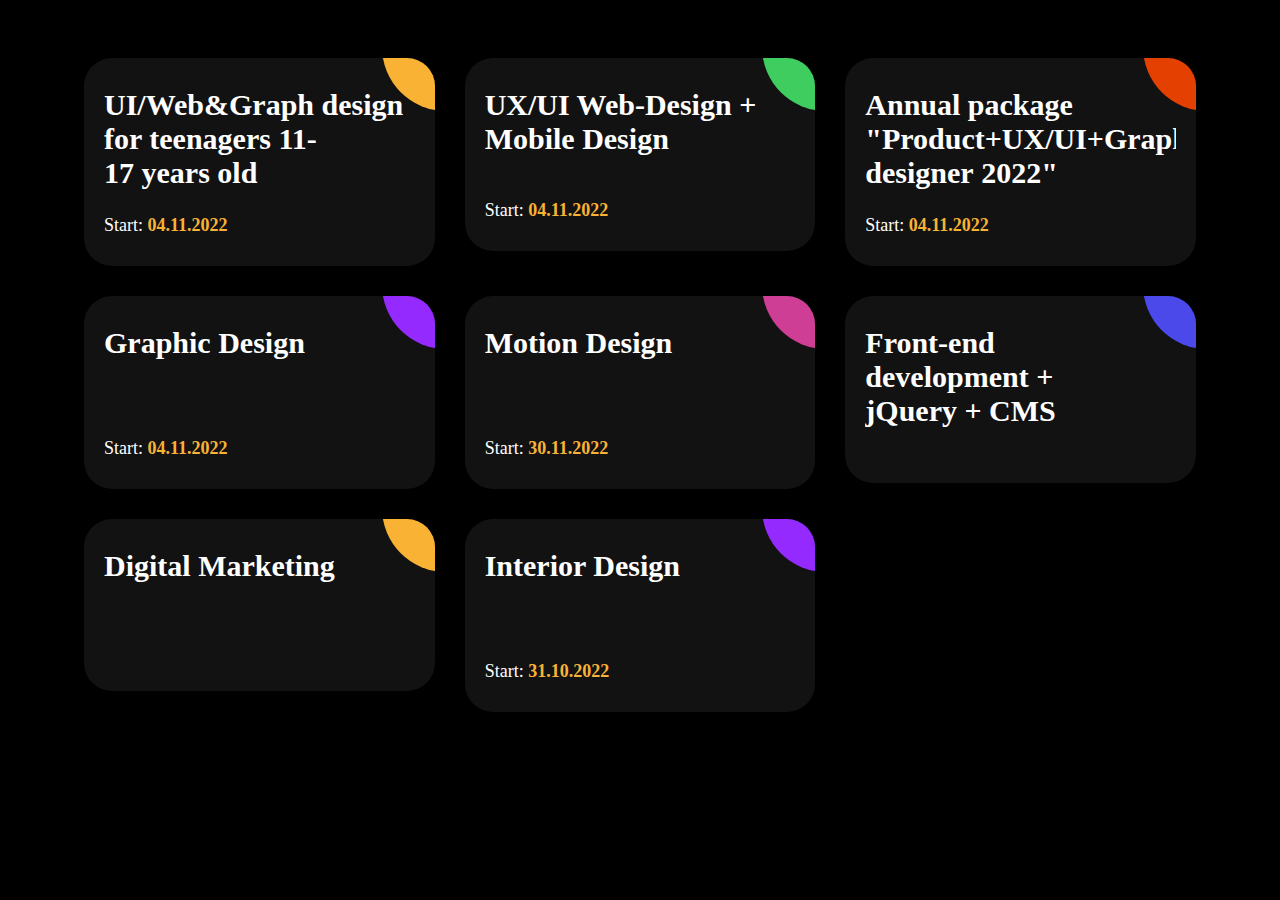
<file: index3.html>
<!DOCTYPE html>
<html lang="en">

<head>
    <meta charset="UTF-8">
    <meta name="viewport" content="width=device-width, initial-scale=1.0">
    <title>Document</title>
    <link rel="stylesheet" href="index3.css">
</head>

<body>
    <div class="ag-format-container">
        <div class="ag-courses_box">
            <div class="ag-courses_item">
                <a href="#" class="ag-courses-item_link">
                    <div class="ag-courses-item_bg"></div>

                    <div class="ag-courses-item_title">
                        UI/Web&amp;Graph design for teenagers 11-17&#160;years old
                    </div>

                    <div class="ag-courses-item_date-box">
                        Start:
                        <span class="ag-courses-item_date">
                            04.11.2022
                        </span>
                    </div>
                </a>
            </div>

            <div class="ag-courses_item">
                <a href="#" class="ag-courses-item_link">
                    <div class="ag-courses-item_bg"></div>

                    <div class="ag-courses-item_title">
                        UX/UI Web-Design&#160;+ Mobile Design
                    </div>

                    <div class="ag-courses-item_date-box">
                        Start:
                        <span class="ag-courses-item_date">
                            04.11.2022
                        </span>
                    </div>
                </a>
            </div>

            <div class="ag-courses_item">
                <a href="#" class="ag-courses-item_link">
                    <div class="ag-courses-item_bg"></div>

                    <div class="ag-courses-item_title">
                        Annual package "Product+UX/UI+Graph designer&#160;2022"
                    </div>

                    <div class="ag-courses-item_date-box">
                        Start:
                        <span class="ag-courses-item_date">
                            04.11.2022
                        </span>
                    </div>
                </a>
            </div>

            <div class="ag-courses_item">
                <a href="#" class="ag-courses-item_link">
                    <div class="ag-courses-item_bg"></div>

                    <div class="ag-courses-item_title">
                        Graphic Design
                    </div>

                    <div class="ag-courses-item_date-box">
                        Start:
                        <span class="ag-courses-item_date">
                            04.11.2022
                        </span>
                    </div>
                </a>
            </div>

            <div class="ag-courses_item">
                <a href="#" class="ag-courses-item_link">
                    <div class="ag-courses-item_bg"></div>

                    <div class="ag-courses-item_title">
                        Motion Design
                    </div>

                    <div class="ag-courses-item_date-box">
                        Start:
                        <span class="ag-courses-item_date">
                            30.11.2022
                        </span>
                    </div>
                </a>
            </div>

            <div class="ag-courses_item">
                <a href="#" class="ag-courses-item_link">
                    <div class="ag-courses-item_bg"></div>

                    <div class="ag-courses-item_title">
                        Front-end development&#160;+ jQuery&#160;+ CMS
                    </div>
                </a>
            </div>

            <div class="ag-courses_item">
                <a href="#" class="ag-courses-item_link">
                    <div class="ag-courses-item_bg">
                    </div>
                    <div class="ag-courses-item_title">
                        Digital Marketing
                    </div>
                </a>
            </div>

            <div class="ag-courses_item">
                <a href="#" class="ag-courses-item_link">
                    <div class="ag-courses-item_bg"></div>

                    <div class="ag-courses-item_title">
                        Interior Design
                    </div>

                    <div class="ag-courses-item_date-box">
                        Start:
                        <span class="ag-courses-item_date">
                            31.10.2022
                        </span>
                    </div>
                </a>
            </div>

        </div>
    </div>
</body>

</html>
</file>
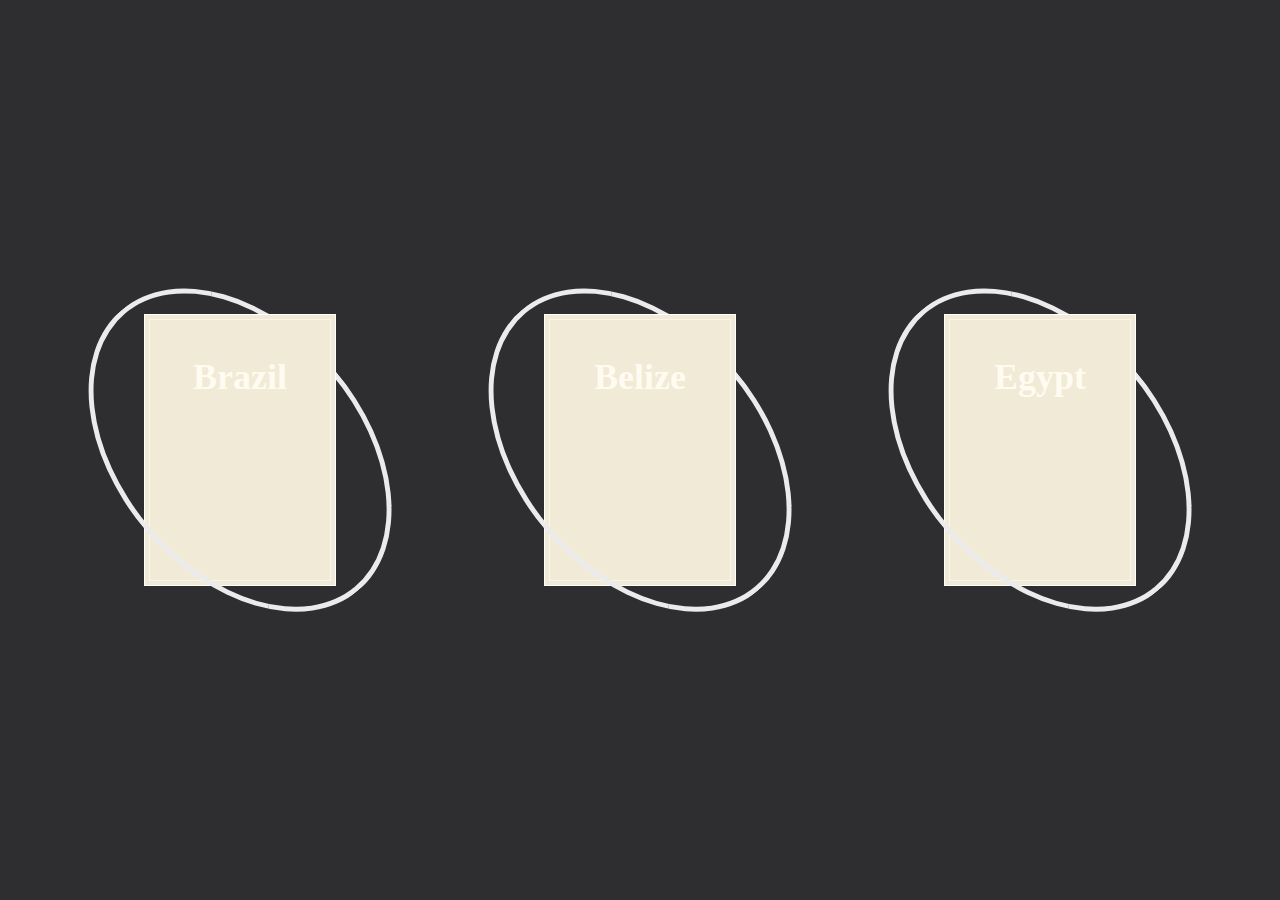
<file: index4.html>
<!DOCTYPE html>
<html lang="en">

<head>
    <meta charset="UTF-8">
    <meta name="viewport" content="width=device-width, initial-scale=1.0">
    <title>Document</title>
    <link rel="stylesheet" href="index4.css">
</head>

<body>
    <div class="container">
        <div class="panel">
            <div class="ring">
                <div class="card card1"></div>
                <div class="border">
                    <p class="title">Brazil</p>
                    <div class="slide">
                        <h6 class="para">Latest Deals from Heathrow</h6>
                        <div class="line">
                            <h6 class="para">OUT</h6> <i class="fa fa-plane" aria-hidden="true"></i>
                            <h6 class="para">£849</h6>
                        </div>
                        <div class="line">
                            <h6 class="para">RTN</h6> <i class="fa fa-plane" aria-hidden="true"></i>
                            <h6 class="para">£659</h6>
                        </div>
                    </div>
                </div>
            </div>
        </div>
        <div class="panel">
            <div class="ring">
                <div class="card card2"></div>
                <div class="border">
                    <p class="title">Belize</p>
                    <div class="slide">
                        <h6 class="para">Latest Deals from Heathrow</h6>
                        <div class="line">
                            <h6 class="para">OUT</h6> <i class="fa fa-plane" aria-hidden="true"></i>
                            <h6 class="para">£999</h6>
                        </div>
                        <div class="line">
                            <h6 class="para">RTN</h6> <i class="fa fa-plane" aria-hidden="true"></i>
                            <h6 class="para">£745</h6>
                        </div>
                    </div>
                </div>
            </div>
        </div>
        <div class="panel">
            <div class="ring">
                <div class="card card3"></div>
                <div class="border">
                    <p class="title">Egypt</p>
                    <div class="slide">
                        <h6 class="para">Latest Deals from Heathrow</h6>
                        <div class="line">
                            <h6 class="para">OUT</h6> <i class="fa fa-plane" aria-hidden="true"></i>
                            <h6 class="para">£399</h6>

                        </div>
                        <div class="line">
                            <h6 class="para">RTN</h6> <i class="fa fa-plane" aria-hidden="true"></i>
                            <h6 class="para">£257</h6>
                        </div>
                    </div>
                </div>
            </div>
        </div>
    </div>
</body>

</html>
</file>
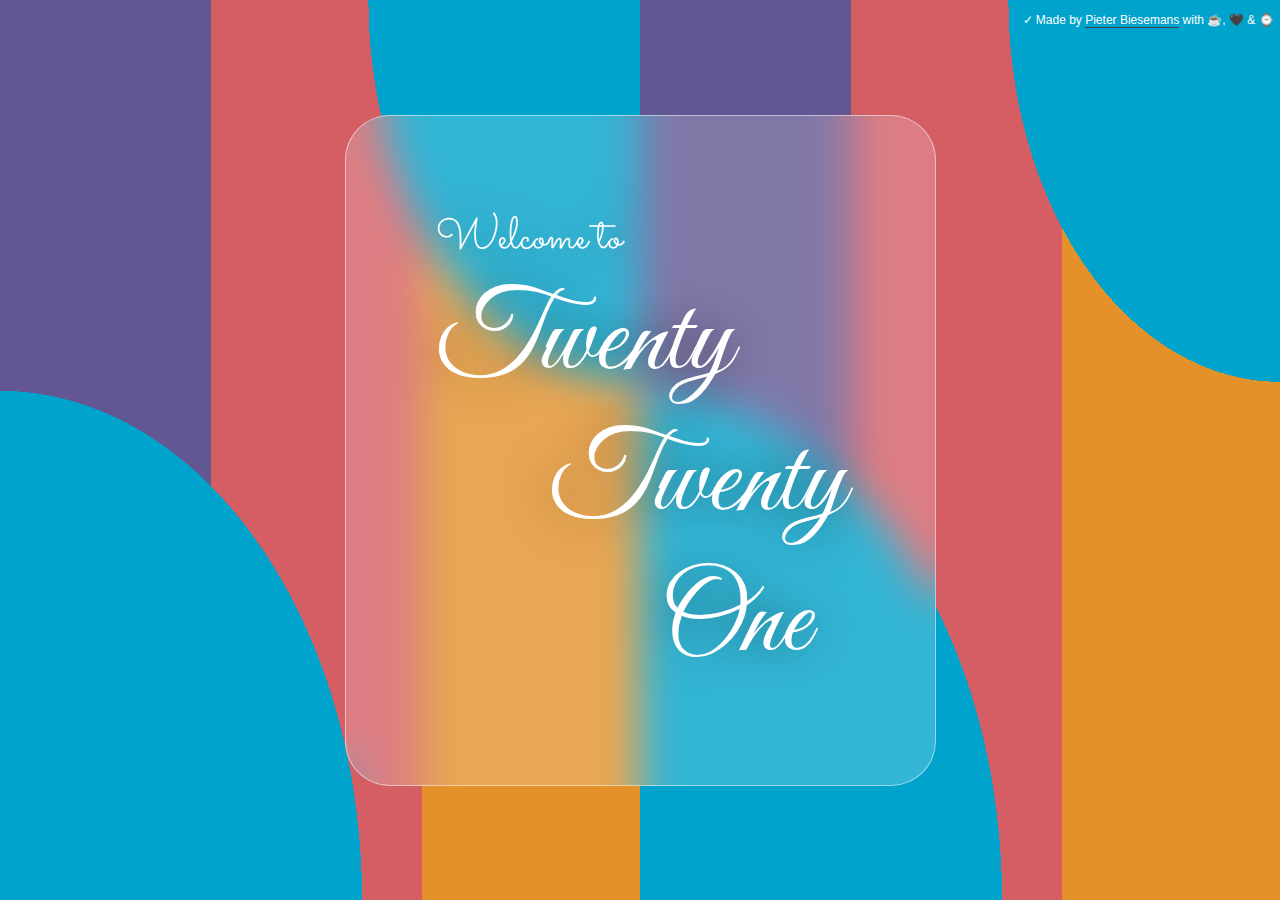
<file: index8.html>
<!DOCTYPE html>
<html lang="en">

<head>
    <meta charset="UTF-8">
    <meta name="viewport" content="width=device-width, initial-scale=1.0">
    <title>Document</title>
    <link rel="stylesheet" href="index8.css">
</head>

<body>
    <div class="message">
        &check; Made by <a href="https://codepen.io/pieter-biesemans/" target="_blank"
            title="&check; check out my other work">Pieter Biesemans</a> with &#9749;, &#128420; &amp; &#8986;</i>
    </div>

    <div class="card" data-tilt data-tilt-scale="0.95" data-tilt-startY="40">
        <div class="welcome">
            Welcome to
        </div>
        <div class="year">
            <span>Twenty</span>
            <span>Twenty</span>
            <span>One</span>
        </div>
    </div>
</body>

</html>
</file>
<file: index10.css>
@import url("https://fonts.googleapis.com/css?family=Open+Sans:300,400,600,700,800|Oswald:200,300,400,500,600,700&display=swap");
body {
  font-family: "Open Sans", sans-serif;
  margin: 0;
  color: #407088;
  background-color: #ffcbcb;
  background-image: url("data:image/svg+xml,%3Csvg width='80' height='80' viewBox='0 0 80 80' xmlns='http://www.w3.org/2000/svg'%3E%3Cg fill='none' fill-rule='evenodd'%3E%3Cg fill='%23407088' fill-opacity='1'%3E%3Cpath d='M50 50c0-5.523 4.477-10 10-10s10 4.477 10 10-4.477 10-10 10c0 5.523-4.477 10-10 10s-10-4.477-10-10 4.477-10 10-10zM10 10c0-5.523 4.477-10 10-10s10 4.477 10 10-4.477 10-10 10c0 5.523-4.477 10-10 10S0 25.523 0 20s4.477-10 10-10zm10 8c4.418 0 8-3.582 8-8s-3.582-8-8-8-8 3.582-8 8 3.582 8 8 8zm40 40c4.418 0 8-3.582 8-8s-3.582-8-8-8-8 3.582-8 8 3.582 8 8 8z' /%3E%3C/g%3E%3C/g%3E%3C/svg%3E");
}

.card-wrapper {
  height: 100vh;
  display: flex;
  flex-wrap: wrap;
  align-items: center;
  justify-content: center;
}

.card {
  position: relative;
  background: white;
  border: 3px solid #407088;
  box-shadow: 1px 1px 4px rgba(19, 39, 67, 0.3);
  max-width: 300px;
  display: flex;
  flex-direction: column;
  overflow: hidden;
  margin: 10px;
}
.card:hover,
.card.hover {
  border-color: #407088;
}
.card:hover .card-head,
.card:hover .card-body,
.card.hover .card-head,
.card.hover .card-body {
  transform: translateY(0);
}
.card .card-head {
  transform: translate(10%, 85%);
  transition: 0.3s ease all;
}
.card .card-head svg {
  width: 120px;
  height: 120px;
}
.card .card-head svg path {
  fill: #ffb5b5;
}
.card .card-head h2 {
  font-family: "Oswald", sans-serif;
  margin: 0;
  padding: 0 1rem;
}
.card .card-body {
  transform: translateY(100%);
  transition: 0.3s ease all;
}
.card .card-body .title {
  font-family: "Oswald", sans-serif;
  padding: 0 1rem 0.25rem;
  color: #ffb5b5;
}
.card .card-body .desc {
  padding: 0.5rem 1rem;
  order: 99;
}
.card .card-body .actions {
  order: 100;
  padding: 0.5rem 1rem;
}
.card .card-body .actions button {
  background: transparent;
  border: 0;
  color: #ffb5b5;
  font-size: 20px;
  width: 32%;
  padding: 10px 0;
  cursor: pointer;
  transition: 0.3s ease all;
}
.card .card-body .actions button:hover {
  color: #407088;
  transform: translateY(-5px);
}
@media only screen and (max-width: 767px) {
  .card {
    width: 100%;
  }
}
</file>
<file: index11.css>
@import url("https://fonts.googleapis.com/css?family=Cardo:400i|Rubik:400,700&display=swap");
:root {
  --d: 700ms;
  --e: cubic-bezier(0.19, 1, 0.22, 1);
  --font-sans: "Rubik", sans-serif;
  --font-serif: "Cardo", serif;
}

* {
  box-sizing: border-box;
}

html,
body {
  height: 100%;
}

body {
  display: grid;
  place-items: center;
}

.page-content {
  display: grid;
  grid-gap: 1rem;
  padding: 1rem;
  max-width: 1024px;
  margin: 0 auto;
  font-family: var(--font-sans);
}
@media (min-width: 600px) {
  .page-content {
    grid-template-columns: repeat(2, 1fr);
  }
}
@media (min-width: 800px) {
  .page-content {
    grid-template-columns: repeat(4, 1fr);
  }
}

.card {
  position: relative;
  display: flex;
  align-items: flex-end;
  overflow: hidden;
  padding: 1rem;
  width: 100%;
  text-align: center;
  color: whitesmoke;
  background-color: whitesmoke;
  box-shadow: 0 1px 1px rgba(0, 0, 0, 0.1), 0 2px 2px rgba(0, 0, 0, 0.1),
    0 4px 4px rgba(0, 0, 0, 0.1), 0 8px 8px rgba(0, 0, 0, 0.1),
    0 16px 16px rgba(0, 0, 0, 0.1);
}
@media (min-width: 600px) {
  .card {
    height: 350px;
  }
}
.card:before {
  content: "";
  position: absolute;
  top: 0;
  left: 0;
  width: 100%;
  height: 110%;
  background-size: cover;
  background-position: 0 0;
  transition: transform calc(var(--d) * 1.5) var(--e);
  pointer-events: none;
}
.card:after {
  content: "";
  display: block;
  position: absolute;
  top: 0;
  left: 0;
  width: 100%;
  height: 200%;
  pointer-events: none;
  background-image: linear-gradient(
    to bottom,
    rgba(0, 0, 0, 0) 0%,
    rgba(0, 0, 0, 0.009) 11.7%,
    rgba(0, 0, 0, 0.034) 22.1%,
    rgba(0, 0, 0, 0.072) 31.2%,
    rgba(0, 0, 0, 0.123) 39.4%,
    rgba(0, 0, 0, 0.182) 46.6%,
    rgba(0, 0, 0, 0.249) 53.1%,
    rgba(0, 0, 0, 0.32) 58.9%,
    rgba(0, 0, 0, 0.394) 64.3%,
    rgba(0, 0, 0, 0.468) 69.3%,
    rgba(0, 0, 0, 0.54) 74.1%,
    rgba(0, 0, 0, 0.607) 78.8%,
    rgba(0, 0, 0, 0.668) 83.6%,
    rgba(0, 0, 0, 0.721) 88.7%,
    rgba(0, 0, 0, 0.762) 94.1%,
    rgba(0, 0, 0, 0.79) 100%
  );
  transform: translateY(-50%);
  transition: transform calc(var(--d) * 2) var(--e);
}
.card:nth-child(1):before {
  background-image: url(https://images.unsplash.com/photo-1517021897933-0e0319cfbc28?ixlib=rb-1.2.1&q=80&fm=jpg&crop=entropy&cs=tinysrgb&w=400&fit=max&ixid=eyJhcHBfaWQiOjE0NTg5fQ);
}
.card:nth-child(2):before {
  background-image: url(https://images.unsplash.com/photo-1533903345306-15d1c30952de?ixlib=rb-1.2.1&q=80&fm=jpg&crop=entropy&cs=tinysrgb&w=400&fit=max&ixid=eyJhcHBfaWQiOjE0NTg5fQ);
}
.card:nth-child(3):before {
  background-image: url(https://images.unsplash.com/photo-1545243424-0ce743321e11?ixlib=rb-1.2.1&q=80&fm=jpg&crop=entropy&cs=tinysrgb&w=400&fit=max&ixid=eyJhcHBfaWQiOjE0NTg5fQ);
}
.card:nth-child(4):before {
  background-image: url(https://images.unsplash.com/photo-1531306728370-e2ebd9d7bb99?ixlib=rb-1.2.1&q=80&fm=jpg&crop=entropy&cs=tinysrgb&w=400&fit=max&ixid=eyJhcHBfaWQiOjE0NTg5fQ);
}

.content {
  position: relative;
  display: flex;
  flex-direction: column;
  align-items: center;
  width: 100%;
  padding: 1rem;
  transition: transform var(--d) var(--e);
  z-index: 1;
}
.content > * + * {
  margin-top: 1rem;
}

.title {
  font-size: 1.3rem;
  font-weight: bold;
  line-height: 1.2;
}

.copy {
  font-family: var(--font-serif);
  font-size: 1.125rem;
  font-style: italic;
  line-height: 1.35;
}

.btn {
  cursor: pointer;
  margin-top: 1.5rem;
  padding: 0.75rem 1.5rem;
  font-size: 0.65rem;
  font-weight: bold;
  letter-spacing: 0.025rem;
  text-transform: uppercase;
  color: white;
  background-color: black;
  border: none;
}
.btn:hover {
  background-color: #0d0d0d;
}
.btn:focus {
  outline: 1px dashed yellow;
  outline-offset: 3px;
}

@media (hover: hover) and (min-width: 600px) {
  .card:after {
    transform: translateY(0);
  }

  .content {
    transform: translateY(calc(100% - 4.5rem));
  }
  .content > *:not(.title) {
    opacity: 0;
    transform: translateY(1rem);
    transition: transform var(--d) var(--e), opacity var(--d) var(--e);
  }

  .card:hover,
  .card:focus-within {
    align-items: center;
  }
  .card:hover:before,
  .card:focus-within:before {
    transform: translateY(-4%);
  }
  .card:hover:after,
  .card:focus-within:after {
    transform: translateY(-50%);
  }
  .card:hover .content,
  .card:focus-within .content {
    transform: translateY(0);
  }
  .card:hover .content > *:not(.title),
  .card:focus-within .content > *:not(.title) {
    opacity: 1;
    transform: translateY(0);
    transition-delay: calc(var(--d) / 8);
  }

  .card:focus-within:before,
  .card:focus-within:after,
  .card:focus-within .content,
  .card:focus-within .content > *:not(.title) {
    transition-duration: 0s;
  }
}
</file>
<file: index12.css>
@import url("https://fonts.googleapis.com/css?family=Montserrat");
*,
*:before,
*:after {
  box-sizing: border-box;
}

body {
  margin: 0;
  display: flex;
  min-height: 100vh;
  overflow: hidden;
  justify-content: center;
  align-items: center;
  font-family: "Montserrat", sans-serif;
  background-color: #88daf7;
  background: url(https://i.picsum.photos/id/1042/3456/5184.jpg?hmac=5xr8Veg2D_kEQQO6rvGj_Yk8s_N4iq3-eZ9_KclSXNQ)
    no-repeat center center/cover;
}

.hl {
  position: absolute;
  top: 50%;
  left: 50%;
  z-index: -1;
  margin-top: -400px;
  margin-left: -400px;
  width: 800px;
  height: 800px;
  background: radial-gradient(
    circle closest-side at 50%,
    rgba(136, 218, 247, 0.7),
    transparent
  );
  transition: all 200ms linear;
}

.container {
  position: absolute;
  width: 100%;
  height: 100%;
  display: grid;
  grid-template-columns: repeat(3, 1fr);
  grid-template-rows: repeat(3, 1fr);
  perspective: 1000px;
}
.container .tl:hover ~ .card {
  transform: rotateX(25deg) rotateY(-5deg);
}
.container .tl:hover ~ .hl {
  transform: translate(-40%, -15%);
}
.container .tc:hover ~ .card {
  transform: rotateX(35deg);
}
.container .tc:hover ~ .hl {
  transform: translate(0, -15%);
}
.container .tr:hover ~ .card {
  transform: rotateX(25deg) rotateY(5deg);
}
.container .tr:hover ~ .hl {
  transform: translate(40%, -15%);
}
.container .cl:hover ~ .card {
  transform: rotateY(-25deg);
}
.container .cl:hover ~ .hl {
  transform: translate(-40%, 0%);
}
.container .cr:hover ~ .card {
  transform: rotateY(25deg);
}
.container .cr:hover ~ .hl {
  transform: translate(40%, 0%);
}
.container .bl:hover ~ .card {
  transform: rotateX(-25deg) rotateY(-15deg);
}
.container .bl:hover ~ .hl {
  transform: translate(-40%, 15%);
}
.container .bc:hover ~ .card {
  transform: rotateX(-35deg);
}
.container .bc:hover ~ .hl {
  transform: translate(0, 15%);
}
.container .br:hover ~ .card {
  transform: rotateX(-25deg) rotateY(15deg);
}
.container .br:hover ~ .hl {
  transform: translate(40%, 15%);
}

.card {
  position: absolute;
  top: 50%;
  left: 50%;
  margin: -120px -200px;
  perspective: 150rem;
  width: 400px;
  height: 240px;
  cursor: pointer;
  transition: all 500ms cubic-bezier(0.175, 0.885, 0.32, 1.275);
}
.card .front,
.card .back {
  position: absolute;
  margin: auto;
  padding: 2em;
  display: flex;
  width: 100%;
  height: 100%;
  flex-direction: column;
  color: white;
  transition: 500ms cubic-bezier(0.68, -0.55, 0.265, 1.55);
}
.card .front h2,
.card .back h2 {
  margin: 0;
  text-transform: uppercase;
  font-size: 1.75rem;
}
.card .front h4,
.card .back h4 {
  margin: 0.5em 0 1em;
  font-size: 1rem;
}
.card .front .links,
.card .back .links {
  display: flex;
  flex-flow: row wrap;
  justify-content: center;
  align-items: center;
}
.card .front a,
.card .back a {
  margin: 0.25em 0.5em;
  text-decoration: none;
  font-size: 2rem;
  color: white;
}
.card .front {
  z-index: 1;
  align-items: center;
  background-image: linear-gradient(135deg, #88daf7, #0172b0);
  box-shadow: 0 6px 16px #01517d, inset 0 0 15px #88daf7;
}
.card .back {
  align-items: center;
  background-image: linear-gradient(135deg, #88daf7, #0172b0);
  transform: rotateY(180deg);
}

#check {
  display: none;
}
#check + label {
  position: absolute;
  top: 50%;
  left: 50%;
  margin: -120px -200px;
  z-index: 2;
  width: 400px;
  height: 240px;
  cursor: pointer;
}
#check:checked + label ~ .card .front {
  z-index: 0;
  box-shadow: none;
  transform: rotateY(-180deg);
}
#check:checked + label ~ .card .back {
  box-shadow: 0 6px 16px #01517d, inset 0 0 15px #88daf7;
  transform: rotateY(0deg);
}
</file>
<file: index13.css>
* {
  margin: 0;
  padding: 0;
  font-family: "Sofia", sans-serif;
}

h2 {
  color: #0a4870;
  font-weight: 500;
}

ul {
  display: flex;
  flex-wrap: wrap;
  list-style: none;
  padding: 0;
}
ul .booking-card {
  position: relative;
  width: 300px;
  display: flex;
  flex: 0 0 300px;
  flex-direction: column;
  margin: 20px;
  margin-bottom: 30px;
  -webkit-border-radius: 10px;
  -moz-border-radius: 10px;
  border-radius: 10px;
  overflow: hidden;
  background-position: center center;
  background-size: cover;
  text-align: center;
  color: #0a4870;
  transition: 0.3s;
}
ul .booking-card::before {
  content: "";
  position: absolute;
  top: 0;
  left: 0;
  right: 0;
  bottom: 0;
  background: rgba(10, 72, 112, 0);
  transition: 0.3s;
}
ul .booking-card .book-container {
  height: 200px;
}
ul .booking-card .book-container .content {
  position: relative;
  opacity: 0;
  display: flex;
  align-items: center;
  justify-content: center;
  height: 100%;
  width: 100%;
  transform: translateY(-200px);
  transition: 0.3s;
}
ul .booking-card .book-container .content .btn {
  border: 3px solid white;
  padding: 10px 15px;
  background: none;
  text-transform: uppercase;
  font-weight: bold;
  font-size: 1.3em;
  color: white;
  cursor: pointer;
  transition: 0.3s;
}
ul .booking-card .book-container .content .btn:hover {
  background: white;
  border: 0px solid white;
  color: #0a4870;
}
ul .booking-card .informations-container {
  flex: 1 0 auto;
  padding: 20px;
  background: #f0f0f0;
  transform: translateY(206px);
  transition: 0.3s;
}
ul .booking-card .informations-container .title {
  position: relative;
  padding-bottom: 10px;
  margin-bottom: 10px;
  font-weight: bold;
  font-size: 1.2em;
}
ul .booking-card .informations-container .title::after {
  content: "";
  position: absolute;
  bottom: 0;
  left: 0;
  right: 0;
  height: 3px;
  width: 50px;
  margin: auto;
  background: #0a4870;
}
ul .booking-card .informations-container .price {
  display: flex;
  align-items: center;
  justify-content: center;
  margin-top: 10px;
}
ul .booking-card .informations-container .price .icon {
  margin-right: 10px;
}
ul .booking-card .informations-container .more-information {
  opacity: 0;
  transition: 0.3s;
}
ul
  .booking-card
  .informations-container
  .more-information
  .info-and-date-container {
  display: flex;
}
ul
  .booking-card
  .informations-container
  .more-information
  .info-and-date-container
  .box {
  flex: 1 0;
  padding: 15px;
  margin-top: 20px;
  -webkit-border-radius: 10px;
  -moz-border-radius: 10px;
  border-radius: 10px;
  background: white;
  font-weight: bold;
  font-size: 0.9em;
}
ul
  .booking-card
  .informations-container
  .more-information
  .info-and-date-container
  .box
  .icon {
  margin-bottom: 5px;
}
ul
  .booking-card
  .informations-container
  .more-information
  .info-and-date-container
  .box.info {
  color: #ec992c;
  margin-right: 10px;
}
ul .booking-card .informations-container .more-information .disclaimer {
  margin-top: 20px;
  font-size: 0.8em;
  color: #7d7d7d;
}
ul .booking-card:hover::before {
  background: rgba(10, 72, 112, 0.6);
}
ul .booking-card:hover .book-container .content {
  opacity: 1;
  transform: translateY(0px);
}
ul .booking-card:hover .informations-container {
  transform: translateY(0px);
}
ul .booking-card:hover .informations-container .more-information {
  opacity: 1;
}

@media (max-width: 768px) {
  ul .booking-card::before {
    background: rgba(10, 72, 112, 0.6);
  }
  ul .booking-card .book-container .content {
    opacity: 1;
    transform: translateY(0px);
  }
  ul .booking-card .informations-container {
    transform: translateY(0px);
  }
  ul .booking-card .informations-container .more-information {
    opacity: 1;
  }
}
.credits {
  display: table;
  background: #0a4870;
  color: white;
  line-height: 25px;
  margin: 10px auto;
  padding: 20px;
  -webkit-border-radius: 10px;
  -moz-border-radius: 10px;
  border-radius: 10px;
  text-align: center;
}
.credits a {
  color: #e3ebf1;
}

h1 {
  margin: 10px 20px;
}
</file>
<file: index2.css>
body {
    background-color: black;
  }
  
  .container {
    width: 1200px !important;
    padding: 0 !important;
    margin-right: auto;
    margin-left: auto;
  }
  @media screen and (min-width: 992px) and (max-width: 1439px) {
    .container {
      max-width: 1279px !important;
      padding: 0 !important;
      margin: 0 80px !important;
      width: auto !important;
    }
  }
  @media screen and (max-width: 991px) {
    .container {
      max-width: 959px !important;
      margin: 0 16px !important;
      padding: 0 !important;
      width: auto !important;
    }
  }
  
  .gradient-cards {
    display: grid;
    grid-template-columns: repeat(2, 1fr);
    gap: 32px;
    padding: 30px;
  }
  @media screen and (max-width: 991px) {
    .gradient-cards {
      grid-template-columns: 1fr;
    }
  }
  
  .container-title {
    text-align: center;
    padding: 0 !important;
    margin-bottom: 40px;
    font-size: 40px;
    color: #fff;
    font-weight: 600;
    line-height: 60px;
  }
  
  .card {
    max-width: 550px;
    border: 0;
    width: 100%;
    margin-inline: auto;
  }
  
  .container-card {
    position: relative;
    border: 2px solid transparent;
    background: linear-gradient(71deg, #080509, #1a171c, #080509);
    background-clip: padding-box;
    border-radius: 45px;
    padding: 40px;
  }
  .container-card img {
    margin-bottom: 32px;
  }
  
  .bg-green-box,
  .bg-white-box,
  .bg-yellow-box,
  .bg-blue-box {
    position: relative;
  }
  
  .bg-green-box::after,
  .bg-white-box::after,
  .bg-yellow-box::after,
  .bg-blue-box::after {
    position: absolute;
    top: -1px;
    bottom: -1px;
    left: -1px;
    right: -1px;
    content: "";
    z-index: -1;
    border-radius: 45px;
  }
  
  .bg-green-box::after {
    background: linear-gradient(71deg, #0d1212, #3da077, #0d1212);
  }
  
  .bg-white-box::after {
    background: linear-gradient(71deg, #121013, #b0afb0, #121013);
  }
  
  .bg-yellow-box::after {
    background: linear-gradient(71deg, #110e0e, #afa220, #110e0e);
  }
  
  .bg-blue-box::after {
    background: linear-gradient(71deg, #0c0a0e, #5f6fad, #0c0a0e);
  }
  
  .card-title {
    font-weight: 600;
    color: white;
    letter-spacing: -0.02em;
    line-height: 40px;
    font-style: normal;
    font-size: 28px;
    padding-bottom: 8px;
  }
  
  .card-description {
    font-weight: 600;
    line-height: 32px;
    color: rgba(255, 255, 255, 0.5);
    font-size: 16px;
    max-width: 470px;
  }
</file>
<file: index3.css>
.ag-format-container {
  width: 1142px;
  margin: 0 auto;
}

body {
  background-color: #000;
}
.ag-courses_box {
  display: -webkit-box;
  display: -ms-flexbox;
  display: flex;
  -webkit-box-align: start;
  -ms-flex-align: start;
  align-items: flex-start;
  -ms-flex-wrap: wrap;
  flex-wrap: wrap;

  padding: 50px 0;
}
.ag-courses_item {
  -ms-flex-preferred-size: calc(33.33333% - 30px);
  flex-basis: calc(33.33333% - 30px);

  margin: 0 15px 30px;

  overflow: hidden;

  border-radius: 28px;
}
.ag-courses-item_link {
  display: block;
  padding: 30px 20px;
  background-color: #121212;
  text-decoration: none;
  overflow: hidden;

  position: relative;
}
.ag-courses-item_link:hover,
.ag-courses-item_link:hover .ag-courses-item_date {
  text-decoration: none !important;
  color: #fff;
}
.ag-courses-item_link:hover .ag-courses-item_bg {
  -webkit-transform: scale(10);
  -ms-transform: scale(10);
  transform: scale(10);
}
.ag-courses-item_title {
  min-height: 87px;
  margin: 0 0 25px;

  overflow: hidden;

  font-weight: bold;
  font-size: 30px;
  color: #fff;

  z-index: 2;
  position: relative;
}
.ag-courses-item_date-box {
  font-size: 18px;
  color: #fff;

  z-index: 2;
  position: relative;
}
.ag-courses-item_date {
  font-weight: bold;
  color: #f9b234;

  -webkit-transition: color 0.5s ease;
  -o-transition: color 0.5s ease;
  transition: color 0.5s ease;
}
.ag-courses-item_bg {
  height: 128px;
  width: 128px;
  background-color: #f9b234;

  z-index: 1;
  position: absolute;
  top: -75px;
  right: -75px;

  border-radius: 50%;

  -webkit-transition: all 0.5s ease;
  -o-transition: all 0.5s ease;
  transition: all 0.5s ease;
}
.ag-courses_item:nth-child(2n) .ag-courses-item_bg {
  background-color: #3ecd5e;
}
.ag-courses_item:nth-child(3n) .ag-courses-item_bg {
  background-color: #e44002;
}
.ag-courses_item:nth-child(4n) .ag-courses-item_bg {
  background-color: #952aff;
}
.ag-courses_item:nth-child(5n) .ag-courses-item_bg {
  background-color: #cd3e94;
}
.ag-courses_item:nth-child(6n) .ag-courses-item_bg {
  background-color: #4c49ea;
}

@media only screen and (max-width: 979px) {
  .ag-courses_item {
    -ms-flex-preferred-size: calc(50% - 30px);
    flex-basis: calc(50% - 30px);
  }
  .ag-courses-item_title {
    font-size: 24px;
  }
}

@media only screen and (max-width: 767px) {
  .ag-format-container {
    width: 96%;
  }
}
@media only screen and (max-width: 639px) {
  .ag-courses_item {
    -ms-flex-preferred-size: 100%;
    flex-basis: 100%;
  }
  .ag-courses-item_title {
    min-height: 72px;
    line-height: 1;

    font-size: 24px;
  }
  .ag-courses-item_link {
    padding: 22px 40px;
  }
  .ag-courses-item_date-box {
    font-size: 16px;
  }
}
</file>
<file: index4.css>
body {
  margin: 0;
  background-color: #2e2e31;
  display: flex;
  align-items: center;
  height: 100vh;
  width: 100vw;
}

.container {
  height: 100vh;
  width: 100vw;
  max-height: 600px;
  max-width: 1200px;
  min-height: 600px;
  min-width: 1100px;
  display: flex;
  justify-content: space-around;
  align-items: center;
  margin: 0 auto;
}

.panel {
  height: 270px;
  width: 190px;
  position: relative;
}
.panel:hover .card {
  filter: blur(1.5px);
}
.panel:hover .card1 {
  background-size: 215% 135%;
}
.panel:hover .card2 {
  background-size: 115% 115%;
}
.panel:hover .card3 {
  background-size: 155% 115%;
}
.panel:hover .title {
  color: rgba(255, 255, 255, 0.2);
}
.panel:hover .border {
  border: 1px solid white;
}
.panel:hover .slide {
  bottom: 0px;
}
.panel:hover .ring:before,
.panel:hover .ring:after {
  transform: translateX(-50%) translateY(-50%) rotate(310deg);
}

.ring,
.card,
.border,
.slide,
.line {
  display: flex;
  justify-content: center;
  align-items: center;
}

.ring {
  color: #fffbf1;
  position: absolute;
  top: 50%;
  left: 50%;
  transform: translateX(-50%) translateY(-50%);
  font-size: 170px;
}

.card {
  background: #f0ead6;
  position: relative;
  transition: all 1s;
  height: 270px;
  width: 190px;
  border: 1px solid white;
}

.card1 {
  background-image: url("https://assets.codepen.io/489403/brazil.jpg");
  background-repeat: no-repeat;
  background-size: 200% 120%;
}

.card2 {
  background-image: url("https://assets.codepen.io/489403/belize.jpg");
  background-repeat: no-repeat;
  background-size: 100% 100%;
}

.card3 {
  background-image: url("https://assets.codepen.io/489403/egypt.jpg");
  background-repeat: no-repeat;
  background-size: 140% 100%;
}

.ring:before,
.ring:after {
  content: "";
  padding: 0.7em 0.4em;
  position: absolute;
  left: 50%;
  width: 115%;
  top: 50%;
  display: block;
  border: 5px solid #50c9c3;
  border-radius: 50%;
  transition: transform 1s;
  transform: translateX(-50%) translateY(-50%) rotate(50deg);
}

.ring:before {
  border-color: #ebebeb #ebebeb rgba(0, 0, 0, 0) rgba(0, 0, 0, 0);
  z-index: -1;
}

.ring:after {
  border-color: rgba(0, 0, 0, 0) rgba(0, 0, 0, 0) #ebebeb #ebebeb;
}

p {
  text-align: center;
  position: absolute;
  font-family: "Playfair Display";
}

.title {
  font-size: 36px;
  font-weight: 700;
  transition: all 1s;
  top: 0;
}

.para {
  bottom: 0;
  font-size: 16px;
  font-family: "Raleway";
  padding: 20px;
  margin: 0;
  text-align: center;
}

.border {
  position: absolute;
  border: 1px solid rgba(255, 255, 255, 0.5);
  height: 260px;
  width: 180px;
  transition: border 1s;
  overflow: hidden;
}

.slide {
  height: 260px;
  width: 180px;
  position: absolute;
  border: 1px solid black;
  bottom: -270px;
  background: rgba(0, 0, 0, 0.5);
  transition: bottom 1s;
  flex-direction: column;
}

.fa-plane {
  font-size: 16px;
}
</file>
<file: index8.css>
@import url("https://fonts.googleapis.com/css2?family=Great+Vibes&family=Sacramento&display=swap");
::-webkit-scrollbar-button {
  display: none;
}

::-webkit-scrollbar {
  width: 2px;
  height: 2px;
}

::-webkit-scrollbar-thumb {
  background: rgba(255, 255, 255, 0.15);
  border: 1px solid rgba(255, 255, 255, 0.15);
  cursor: pointer;
}

::-webkit-scrollbar-track {
  background: transparent;
  width: calc(2px * 2);
  border: 2px solid rgba(26, 26, 26, 0);
}

::-webkit-scrollbar-track-piece {
  background: transparent;
  width: calc(2px / 2);
  border: 2px solid rgba(26, 26, 26, 0);
}

body {
  scrollbar-face-color: rgba(255, 255, 255, 0.15);
  scrollbar-track-color: transparent;
}

div {
  box-sizing: border-box;
  margin: 0;
  padding: 0;
}

:root {
  font-size: 5vmin;
}

body {
  display: grid;
  top: 0;
  left: 0;
  width: 100vw;
  height: 100vh;
  margin: 0;
  padding: 0;
  font-family: "Sacramento", cursive;
  color: #fff;
  background: #333;
  background-image: radial-gradient(
      ellipse at bottom left,
      #00a3cb 40%,
      rgba(0, 163, 203, 0) 40%
    ),
    radial-gradient(ellipse at top right, #00a3cb 30%, rgba(0, 163, 203, 0) 30%),
    linear-gradient(
      to right,
      #625793 0%,
      #625793 33%,
      #d55d64 33%,
      #d55d64 66%,
      #e49129 66%
    );
  background-size: 50% 100%;
}
body .message {
  position: absolute;
  right: 0.5vw;
  top: 1vw;
  max-width: 60vw;
  font-size: 12px;
  font-family: "Open Sans", sans-serif;
}
body .message a {
  color: inherit;
  text-decoration: none;
  border-bottom: 1px solid #444;
}
body .message a:hover {
  border-width: 3px;
}
body .card {
  margin: auto;
  padding: 2em;
  border-radius: 1em;
  border: 1px solid rgba(255, 255, 255, 0.5);
  text-shadow: 0 0 1em rgba(0, 0, 0, 0.5);
  background: rgba(255, 255, 255, 0.2);
  -webkit-backdrop-filter: blur(20px);
  backdrop-filter: blur(20px);
  transform: perspective(500px);
  transform-style: preserve-3d;
}
body .card .welcome {
  font-family: "Sacramento", cursive;
  transform: translateZ(20px);
}
body .card .year {
  font-family: "Great Vibes", cursive;
  font-size: 2.5em;
}
body .card .year span {
  display: block;
  transform: translateZ(40px);
}
body .card .year span:nth-child(2) {
  padding-left: 1em;
  transform: translateZ(60px);
}
body .card .year span:nth-child(3) {
  padding-left: 2em;
  transform: translateZ(80px);
}
</file>
